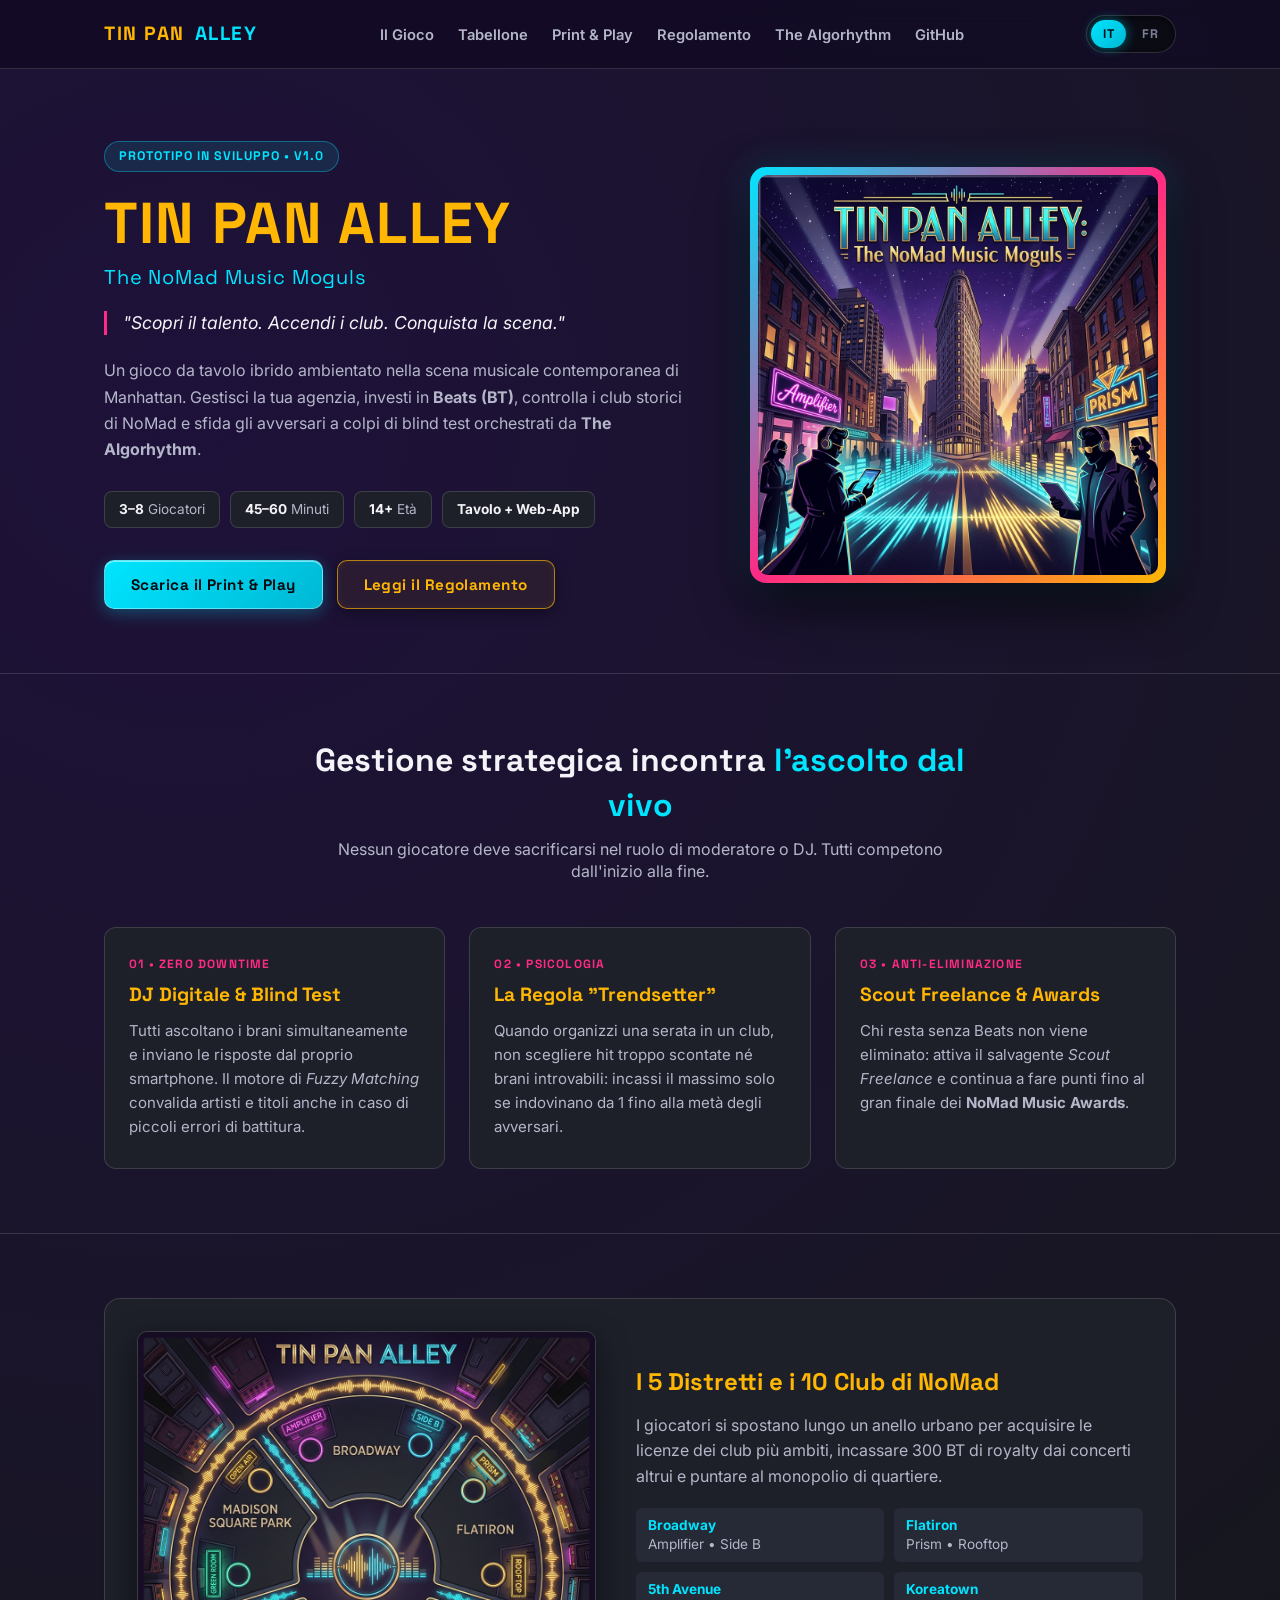
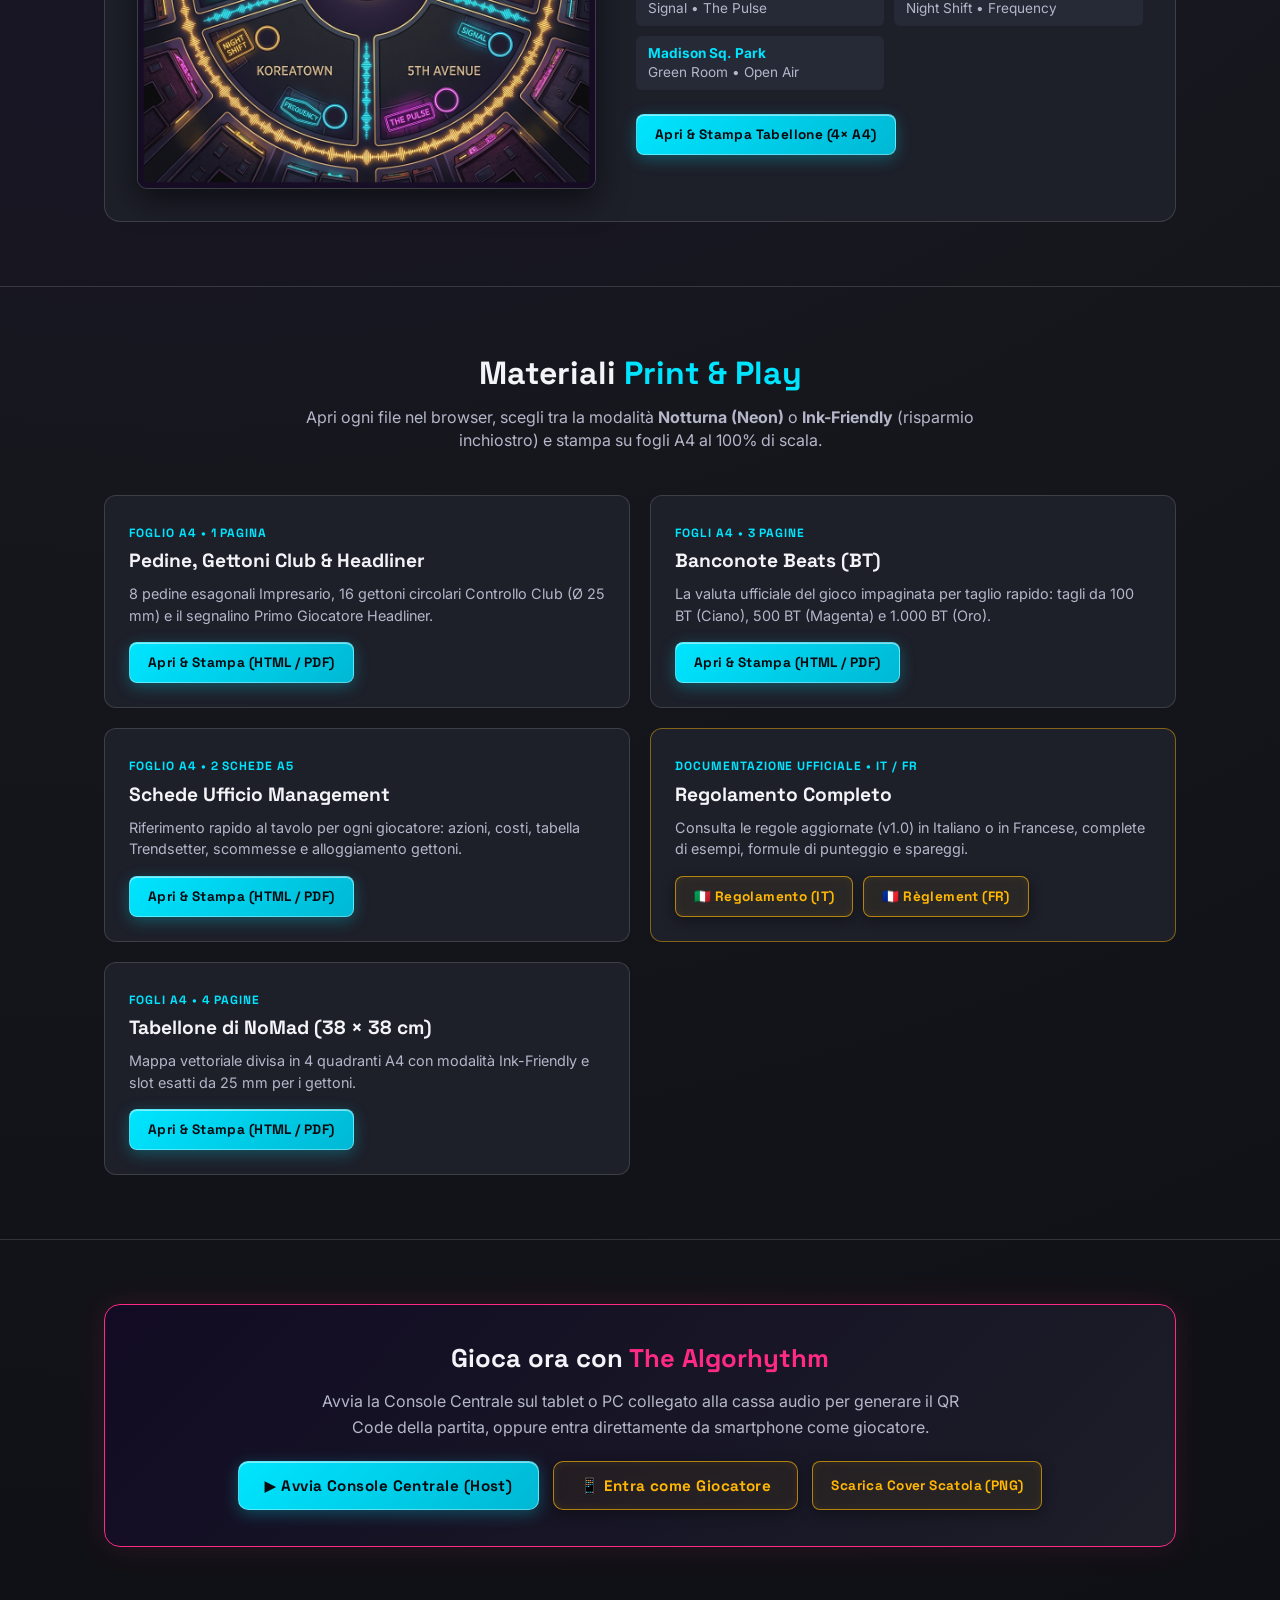
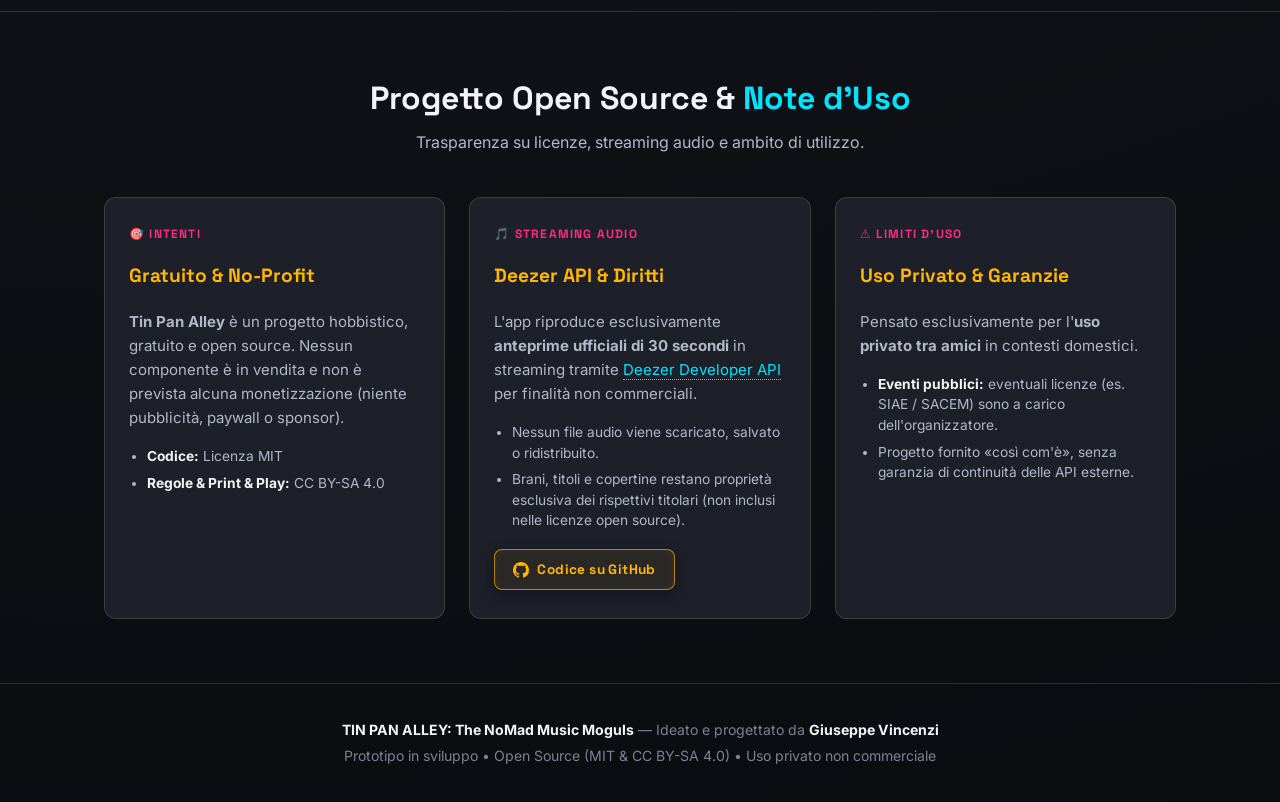
<file: index.html>
<!DOCTYPE html>
<html lang="it">
<head>
  <meta charset="UTF-8">
  <meta name="viewport" content="width=device-width, initial-scale=1.0">
  <title>TIN PAN ALLEY: The NoMad Music Moguls — Gioco da Tavolo Ibrido</title>
  <link rel="stylesheet" href="print-and-play/css/design-system.css">
  <link rel="stylesheet" href="landing.css">
</head>
<body>

  <!-- NAVBAR -->
  <nav class="navbar">
    <div class="container nav-inner">
      <a href="#" class="nav-logo">TIN PAN <span>ALLEY</span></a>
      <ul class="nav-links">
        <li><a href="#gioco" data-i18n="nav.game">Il Gioco</a></li>
        <li><a href="#tabellone" data-i18n="nav.board">Tabellone</a></li>
        <li><a href="#download" data-i18n="nav.pnp">Print &amp; Play</a></li>
        <li><a href="#regolamento" data-i18n="nav.rules">Regolamento</a></li>
        <li><a href="#webapp" data-i18n="nav.app">The Algorhythm</a></li>
        <li><a href="https://github.com/gvincenzi/tinpanalley" target="_blank" rel="noopener">GitHub</a></li>
      </ul>
      <div class="lang-switch" aria-label="Language selector">
        <button class="lang-btn" id="btn-it" onclick="setLanguage('it')">IT</button>
        <button class="lang-btn" id="btn-fr" onclick="setLanguage('fr')">FR</button>
      </div>
    </div>
  </nav>

  <!-- HERO -->
  <header class="hero">
    <div class="container hero-grid">
      <div>
        <span class="badge-status" data-i18n="hero.badge">Prototipo in Sviluppo • v1.0</span>
        <h1>TIN PAN ALLEY</h1>
        <div class="hero-subtitle">The NoMad Music Moguls</div>
        <p class="hero-tagline" data-i18n="hero.tagline">"Scopri il talento. Accendi i club. Conquista la scena."</p>
        <p class="hero-desc" data-i18n="hero.desc">
          Un gioco da tavolo ibrido ambientato nella scena musicale contemporanea di Manhattan.
          Gestisci la tua agenzia, investi in <strong>Beats (BT)</strong>, controlla i club storici di NoMad
          e sfida gli avversari a colpi di blind test orchestrati da <strong>The Algorhythm</strong>.
        </p>

        <div class="specs-row">
          <div class="spec-pill" data-i18n="hero.specPlayers"><strong>3–8</strong> Giocatori</div>
          <div class="spec-pill" data-i18n="hero.specDuration"><strong>45–60</strong> Minuti</div>
          <div class="spec-pill" data-i18n="hero.specAge"><strong>14+</strong> Età</div>
          <div class="spec-pill" data-i18n="hero.specFormat"><strong>Tavolo + Web-App</strong></div>
        </div>

        <div class="cta-group">
          <a href="#download" class="btn btn-primary" data-i18n="hero.ctaPnp">Scarica il Print &amp; Play</a>
          <a href="#regolamento" class="btn btn-secondary" data-i18n="hero.ctaRules">Leggi il Regolamento</a>
        </div>
      </div>

      <div class="hero-visual">
        <div class="cover-frame">
          <img src="assets/box_cover.png" alt="Tin Pan Alley Box Cover">
        </div>
      </div>
    </div>
  </header>

  <!-- COME FUNZIONA -->
  <section id="gioco" class="section">
    <div class="container">
      <div class="section-header">
        <h2 data-i18n="features.title">Gestione strategica incontra <span>l'ascolto dal vivo</span></h2>
        <p data-i18n="features.subtitle">Nessun giocatore deve sacrificarsi nel ruolo di moderatore o DJ. Tutti competono dall'inizio alla fine.</p>
      </div>

      <div class="features-grid">
        <article class="feature-card">
          <span class="feature-tag" data-i18n="features.c1Tag">01 • Zero Downtime</span>
          <h3 data-i18n="features.c1Title">DJ Digitale &amp; Blind Test</h3>
          <p data-i18n="features.c1Desc">
            Tutti ascoltano i brani simultaneamente e inviano le risposte dal proprio smartphone.
            Il motore di <em>Fuzzy Matching</em> convalida artisti e titoli anche in caso di piccoli errori di battitura.
          </p>
        </article>

        <article class="feature-card">
          <span class="feature-tag" data-i18n="features.c2Tag">02 • Psicologia</span>
          <h3 data-i18n="features.c2Title">La Regola "Trendsetter"</h3>
          <p data-i18n="features.c2Desc">
            Quando organizzi una serata in un club, non scegliere hit troppo scontate né brani introvabili:
            incassi il massimo solo se indovinano da 1 fino alla metà degli avversari.
          </p>
        </article>

        <article class="feature-card">
          <span class="feature-tag" data-i18n="features.c3Tag">03 • Anti-Eliminazione</span>
          <h3 data-i18n="features.c3Title">Scout Freelance &amp; Awards</h3>
          <p data-i18n="features.c3Desc">
            Chi resta senza Beats non viene eliminato: attiva il salvagente <em>Scout Freelance</em> e continua
            a fare punti fino al gran finale dei <strong>NoMad Music Awards</strong>.
          </p>
        </article>
      </div>
    </div>
  </section>

  <!-- IL TABELLONE -->
  <section id="tabellone" class="section">
    <div class="container">
      <div class="board-showcase">
        <img src="assets/board.png" alt="Tin Pan Alley Game Board" class="board-img">
        <div class="board-info">
          <h3 data-i18n="board.title">I 5 Distretti e i 10 Club di NoMad</h3>
          <p data-i18n="board.desc">
            I giocatori si spostano lungo un anello urbano per acquisire le licenze dei club più ambiti,
            incassare 300 BT di royalty dai concerti altrui e puntare al monopolio di quartiere.
          </p>
          <ul class="district-list">
            <li><strong>Broadway</strong> Amplifier • Side B</li>
            <li><strong>Flatiron</strong> Prism • Rooftop</li>
            <li><strong>5th Avenue</strong> Signal • The Pulse</li>
            <li><strong>Koreatown</strong> Night Shift • Frequency</li>
            <li><strong>Madison Sq. Park</strong> Green Room • Open Air</li>
          </ul>
          <a href="print-and-play/04_tabellone.html" target="_blank" class="btn btn-primary btn-small" data-i18n="board.cta">
            Apri &amp; Stampa Tabellone (4× A4)
          </a>
        </div>
      </div>
    </div>
  </section>

  <!-- AREA DOWNLOAD PRINT & PLAY E REGOLAMENTO -->
  <section id="download" class="section">
    <div class="container">
      <div class="section-header">
        <h2 data-i18n="downloads.title">Materiali <span>Print &amp; Play</span></h2>
        <p data-i18n="downloads.subtitle">
          Apri ogni file nel browser, scegli tra la modalità <strong>Notturna (Neon)</strong> o
          <strong>Ink-Friendly</strong> (risparmio inchiostro) e stampa su fogli A4 al 100% di scala.
        </p>
      </div>

      <div class="downloads-grid">
        <div class="dl-card">
          <div>
            <span class="dl-meta" data-i18n="downloads.d1Meta">Foglio A4 • 1 Pagina</span>
            <h3 data-i18n="downloads.d1Title">Pedine, Gettoni Club &amp; Headliner</h3>
            <p data-i18n="downloads.d1Desc">8 pedine esagonali Impresario, 16 gettoni circolari Controllo Club (Ø 25 mm) e il segnalino Primo Giocatore Headliner.</p>
          </div>
          <div class="dl-actions">
            <a href="print-and-play/01_pedine_e_gettoni.html" target="_blank" class="btn btn-primary btn-small" data-i18n="downloads.btnPrint">
              Apri &amp; Stampa (HTML / PDF)
            </a>
          </div>
        </div>

        <div class="dl-card">
          <div>
            <span class="dl-meta" data-i18n="downloads.d2Meta">Fogli A4 • 3 Pagine</span>
            <h3 data-i18n="downloads.d2Title">Banconote Beats (BT)</h3>
            <p data-i18n="downloads.d2Desc">La valuta ufficiale del gioco impaginata per taglio rapido: tagli da 100 BT (Ciano), 500 BT (Magenta) e 1.000 BT (Oro).</p>
          </div>
          <div class="dl-actions">
            <a href="print-and-play/02_beats_banconote.html" target="_blank" class="btn btn-primary btn-small" data-i18n="downloads.btnPrint">
              Apri &amp; Stampa (HTML / PDF)
            </a>
          </div>
        </div>

        <div class="dl-card">
          <div>
            <span class="dl-meta" data-i18n="downloads.d3Meta">Foglio A4 • 2 Schede A5</span>
            <h3 data-i18n="downloads.d3Title">Schede Ufficio Management</h3>
            <p data-i18n="downloads.d3Desc">Riferimento rapido al tavolo per ogni giocatore: azioni, costi, tabella Trendsetter, scommesse e alloggiamento gettoni.</p>
          </div>
          <div class="dl-actions">
            <a href="print-and-play/03_schede_management.html" target="_blank" class="btn btn-primary btn-small" data-i18n="downloads.btnPrint">
              Apri &amp; Stampa (HTML / PDF)
            </a>
          </div>
        </div>

        <div id="regolamento" class="dl-card highlight">
          <div>
            <span class="dl-meta" data-i18n="downloads.rMeta">Documentazione Ufficiale • IT / FR</span>
            <h3 data-i18n="downloads.rTitle">Regolamento Completo</h3>
            <p data-i18n="downloads.rDesc">Consulta le regole aggiornate (v1.0) in Italiano o in Francese, complete di esempi, formule di punteggio e spareggi.</p>
          </div>
          <div class="dl-actions">
            <a href="rules/regolamento_IT.md" class="btn btn-secondary btn-small">🇮🇹 Regolamento (IT)</a>
            <a href="rules/reglement_FR.md" class="btn btn-secondary btn-small">🇫🇷 Règlement (FR)</a>
          </div>
        </div>

        <div class="dl-card">
          <div>
            <span class="dl-meta" data-i18n="downloads.d4Meta">Fogli A4 • 4 Pagine</span>
            <h3 data-i18n="downloads.d4Title">Tabellone di NoMad (38 × 38 cm)</h3>
            <p data-i18n="downloads.d4Desc">Mappa vettoriale divisa in 4 quadranti A4 con modalità Ink-Friendly e slot esatti da 25 mm per i gettoni.</p>
          </div>
          <div class="dl-actions">
            <a href="print-and-play/04_tabellone.html" target="_blank" class="btn btn-primary btn-small" data-i18n="downloads.btnPrint">
              Apri &amp; Stampa (HTML / PDF)
            </a>
          </div>
        </div>

      </div>
    </div>
  </section>

  <!-- WEB APP LAUNCHER -->
  <section id="webapp" class="section">
    <div class="container">
      <div class="app-banner">
        <h3 data-i18n="webapp.title">Gioca ora con <span>The Algorhythm</span></h3>
        <p data-i18n="webapp.desc">
          Avvia la Console Centrale sul tablet o PC collegato alla cassa audio per generare il QR Code della partita,
          oppure entra direttamente da smartphone come giocatore.
        </p>
        <div class="cta-group" style="justify-content: center;">
          <a href="https://inmediart.ovh/algorhythm/" target="_blank" rel="noopener" class="btn btn-primary" data-i18n="webapp.ctaHost">
            ▶ Avvia Console Centrale (Host)
          </a>
          <a href="https://inmediart.ovh/algorhythm/player" target="_blank" rel="noopener" class="btn btn-secondary" data-i18n="webapp.ctaPlayer">
            📱 Entra come Giocatore
          </a>
          <a href="assets/box_cover.png" download="TinPanAlley_BoxCover.png" class="btn btn-secondary btn-small" data-i18n="webapp.cta">
            Scarica Cover Scatola (PNG)
          </a>
        </div>
      </div>
    </div>
  </section>

    <!-- INTENTI, NOTE MUSICALI E LIMITI D'USO -->
  <section id="legal" class="section">
    <div class="container">
      <div class="section-header">
        <h2 data-i18n="legal.title">Progetto Open Source &amp; <span>Note d'Uso</span></h2>
        <p data-i18n="legal.subtitle">Trasparenza su licenze, streaming audio e ambito di utilizzo.</p>
      </div>

      <div class="features-grid">
        <article class="feature-card legal-card">
          <span class="feature-tag" data-i18n="legal.c1Tag">🎯 Intenti</span>
          <h3 data-i18n="legal.c1Title">Gratuito &amp; No-Profit</h3>
          <p data-i18n="legal.c1Desc">
            <strong>Tin Pan Alley</strong> è un progetto hobbistico, gratuito e open source.
            Nessun componente è in vendita e non è prevista alcuna monetizzazione (niente pubblicità, paywall o sponsor).
          </p>
          <ul class="legal-list">
            <li data-i18n="legal.c1Li1"><strong>Codice:</strong> Licenza MIT</li>
            <li data-i18n="legal.c1Li2"><strong>Regole &amp; Print &amp; Play:</strong> CC BY-SA 4.0</li>
          </ul>
        </article>

        <article class="feature-card legal-card">
          <span class="feature-tag" data-i18n="legal.c2Tag">🎵 Streaming Audio</span>
          <h3 data-i18n="legal.c2Title">Deezer API &amp; Diritti</h3>
          <p data-i18n="legal.c2Desc">
            L'app riproduce esclusivamente <strong>anteprime ufficiali di 30 secondi</strong> in streaming tramite
            <a href="https://developers.deezer.com/" target="_blank" rel="noopener" class="legal-link">Deezer Developer API</a>
            per finalità non commerciali.
          </p>
          <ul class="legal-list">
            <li data-i18n="legal.c2Li1">Nessun file audio viene scaricato, salvato o ridistribuito.</li>
            <li data-i18n="legal.c2Li2">Brani, titoli e copertine restano proprietà esclusiva dei rispettivi titolari (non inclusi nelle licenze open source).</li>
          </ul>
          <div style="margin-top: auto; padding-top: 8px;">
            <a href="https://github.com/gvincenzi/tinpanalley" target="_blank" rel="noopener" class="btn btn-secondary btn-small">
              <svg width="16" height="16" viewBox="0 0 24 24" fill="currentColor" aria-hidden="true">
                <path d="M12 0C5.37 0 0 5.37 0 12c0 5.31 3.435 9.795 8.205 11.385.6.105.825-.255.825-.57 0-.285-.015-1.23-.015-2.235-3.015.555-3.795-.735-4.035-1.41-.135-.345-.72-1.41-1.23-1.695-.42-.225-1.02-.78-.015-.795.945-.015 1.62.87 1.845 1.23 1.08 1.815 2.805 1.305 3.495.99.105-.78.42-1.305.765-1.605-2.67-.3-5.46-1.335-5.46-5.925 0-1.305.465-2.385 1.23-3.225-.12-.3-.54-1.53.12-3.18 0 0 1.005-.315 3.3 1.23.96-.27 1.98-.405 3-.405s2.04.135 3 .405c2.295-1.56 3.3-1.23 3.3-1.23.66 1.65.24 2.88.12 3.18.765.84 1.23 1.905 1.23 3.225 0 4.605-2.805 5.625-5.475 5.925.435.375.81 1.095.81 2.22 0 1.605-.015 2.895-.015 3.3 0 .315.225.69.825.57A12.02 12.02 0 0 0 24 12c0-6.63-5.37-12-12-12z"/>
              </svg>
              <span data-i18n="legal.githubBtn">Codice su GitHub</span>
            </a>
          </div>
        </article>

        <article class="feature-card legal-card">
          <span class="feature-tag" data-i18n="legal.c3Tag">⚠️ Limiti d'Uso</span>
          <h3 data-i18n="legal.c3Title">Uso Privato &amp; Garanzie</h3>
          <p data-i18n="legal.c3Desc">
            Pensato esclusivamente per l'<strong>uso privato tra amici</strong> in contesti domestici.
          </p>
          <ul class="legal-list">
            <li data-i18n="legal.c3Li1"><strong>Eventi pubblici:</strong> eventuali licenze (es. SIAE / SACEM) sono a carico dell'organizzatore.</li>
            <li data-i18n="legal.c3Li2">Progetto fornito «così com'è», senza garanzia di continuità delle API esterne.</li>
          </ul>
        </article>
      </div>
    </div>
  </section>

  <!-- FOOTER -->
  <footer class="footer">
    <div class="container">
      <p data-i18n="footer.credit"><strong>TIN PAN ALLEY: The NoMad Music Moguls</strong> — Ideato e progettato da <strong>Giuseppe Vincenzi</strong></p>
      <p style="margin-top: 6px;" data-i18n="footer.rights">Prototipo in sviluppo • Tutti i diritti riservati</p>
    </div>
  </footer>

  <!-- LOGICA MULTILINGUA -->
  <script src="translations.js"></script>
  <script>
    function getNestedValue(obj, path) {
      return path.split('.').reduce((acc, key) => (acc && acc[key] !== undefined ? acc[key] : null), obj);
    }

    function setLanguage(lang) {
      if (!TRANSLATIONS[lang]) lang = 'it';

      document.documentElement.lang = lang;
      document.title = TRANSLATIONS[lang].pageTitle;

      // Aggiorna tutti gli elementi con attributo data-i18n
      document.querySelectorAll('[data-i18n]').forEach(el => {
        const key = el.getAttribute('data-i18n');
        const value = getNestedValue(TRANSLATIONS[lang], key);
        if (value !== null) {
          el.innerHTML = value;
        }
      });

      // Aggiorna stato pulsanti
      document.getElementById('btn-it').classList.toggle('active', lang === 'it');
      document.getElementById('btn-fr').classList.toggle('active', lang === 'fr');

      // Salva preferenza
      localStorage.setItem('tinpanalley_lang', lang);
    }

    // Inizializzazione automatica: preferenza salvata o lingua del browser
    (function initLanguage() {
      const saved = localStorage.getItem('tinpanalley_lang');
      if (saved && TRANSLATIONS[saved]) {
        setLanguage(saved);
      } else {
        const browserLang = (navigator.language || 'it').toLowerCase();
        setLanguage(browserLang.startsWith('fr') ? 'fr' : 'it');
      }
    })();
  </script>

</body>
</html>
</file>
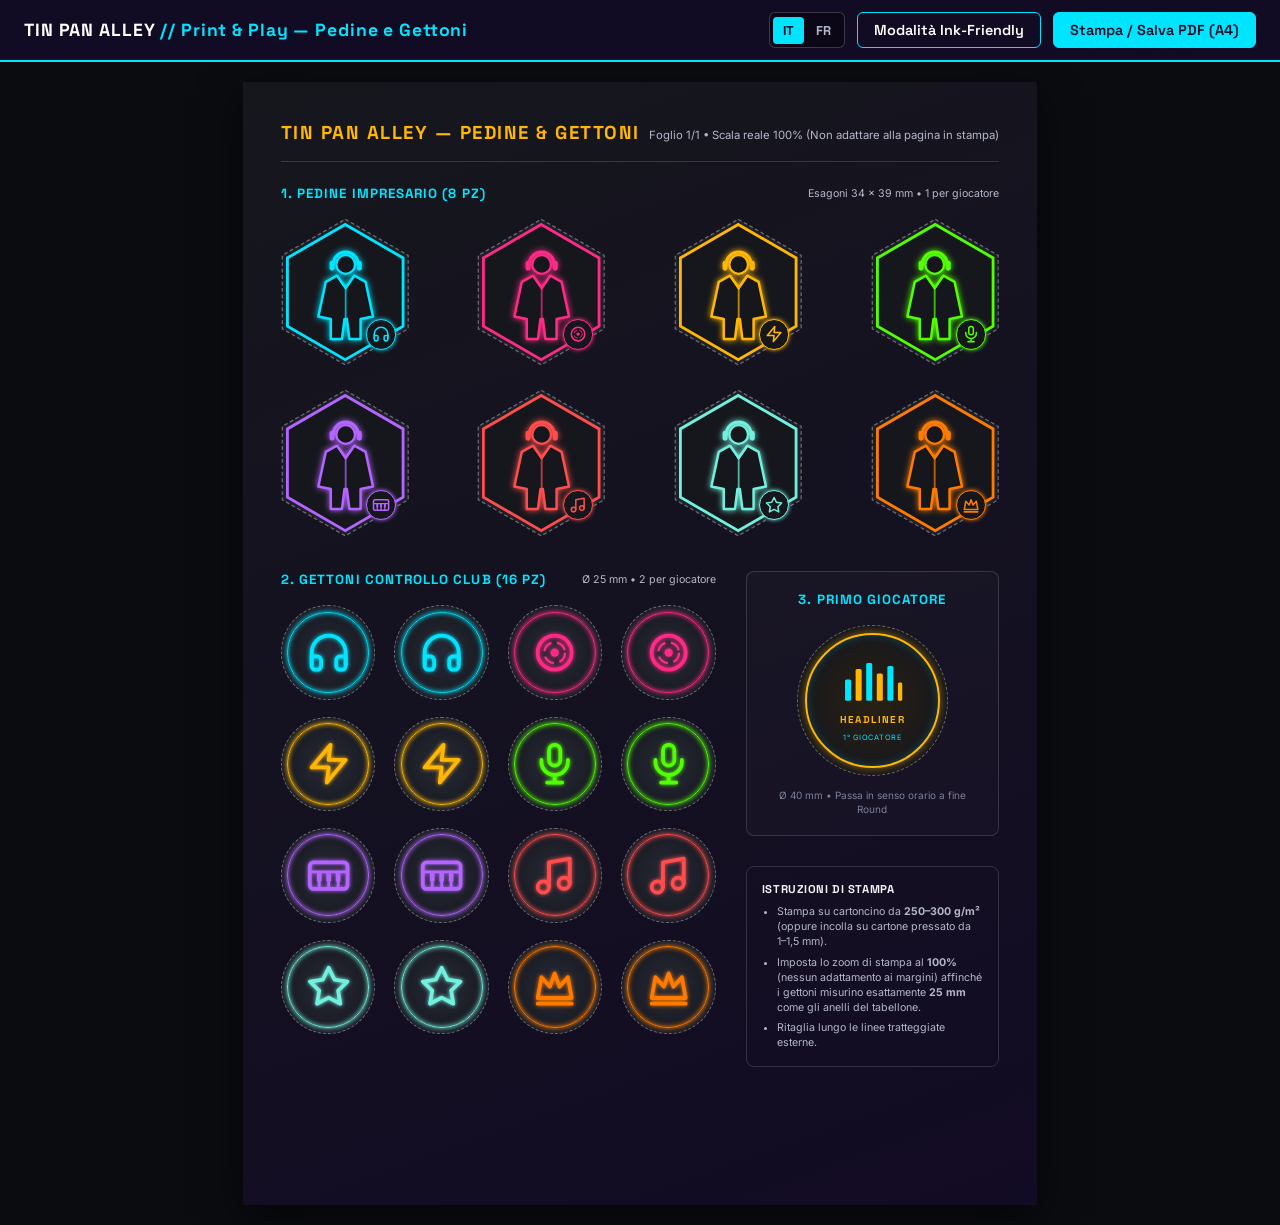
<file: print-and-play/01_pedine_e_gettoni.html>
<!DOCTYPE html>
<html lang="it">
<head>
  <meta charset="UTF-8">
  <meta name="viewport" content="width=device-width, initial-scale=1.0">
  <title>Tin Pan Alley — Print & Play: Pedine e Gettoni</title>
  <link rel="stylesheet" href="css/design-system.css">
  <link rel="stylesheet" href="css/pedine-gettoni.css">
</head>
<body>

  <!-- LIBRERIA ICONE SVG VETTORIALI CONDIVISE -->
  <svg xmlns="http://www.w3.org/2000/svg" style="display: none;">
    <!-- Silhouette Manager (Cappotto + Cuffie) -->
    <symbol id="icon-executive" viewBox="0 0 64 82">
      <path d="M22 18c0-6 4.5-10 10-10s10 4 10 10" fill="none" stroke="currentColor" stroke-width="2.5" stroke-linecap="round"/>
      <rect x="19" y="15" width="4" height="8" rx="2" fill="currentColor"/>
      <rect x="41" y="15" width="4" height="8" rx="2" fill="currentColor"/>
      <circle cx="32" cy="18" r="7.5" fill="var(--bg-asphalt)" stroke="currentColor" stroke-width="1.8"/>
      <path d="M16 32 L25 27 L32 37 L39 27 L48 32 L54 60 L44 62 L44 78 L35 78 L33 62 L31 62 L29 78 L20 78 L20 62 L10 60 Z"
            fill="var(--bg-asphalt)" stroke="currentColor" stroke-width="2" stroke-linejoin="round"/>
      <path d="M25 27 L32 37 L39 27" fill="none" stroke="currentColor" stroke-width="1.8"/>
      <line x1="32" y1="37" x2="32" y2="62" stroke="currentColor" stroke-width="1.5" opacity="0.7"/>
    </symbol>

    <!-- 1. Cuffie -->
    <symbol id="icon-headphones" viewBox="0 0 24 24">
      <path d="M3 18v-6a9 9 0 0 1 18 0v6" fill="none" stroke="currentColor" stroke-width="2" stroke-linecap="round"/>
      <path d="M21 19a2 2 0 0 1-2 2h-1a2 2 0 0 1-2-2v-3a2 2 0 0 1 2-2h3zM3 19a2 2 0 0 0 2 2h1a2 2 0 0 0 2-2v-3a2 2 0 0 0-2-2H3z" fill="none" stroke="currentColor" stroke-width="2"/>
    </symbol>

    <!-- 2. Vinile -->
    <symbol id="icon-vinyl" viewBox="0 0 24 24">
      <circle cx="12" cy="12" r="9" fill="none" stroke="currentColor" stroke-width="2"/>
      <circle cx="12" cy="12" r="5.5" fill="none" stroke="currentColor" stroke-width="1.2" stroke-dasharray="6 3"/>
      <circle cx="12" cy="12" r="2.2" fill="currentColor"/>
    </symbol>

    <!-- 3. Fulmine -->
    <symbol id="icon-bolt" viewBox="0 0 24 24">
      <polygon points="13 2 3 14 12 14 11 22 21 10 12 10 13 2" fill="none" stroke="currentColor" stroke-width="2" stroke-linejoin="round"/>
    </symbol>

    <!-- 4. Microfono -->
    <symbol id="icon-mic" viewBox="0 0 24 24">
      <rect x="9" y="2" width="6" height="11" rx="3" fill="none" stroke="currentColor" stroke-width="2"/>
      <path d="M5 10v1a7 7 0 0 0 14 0v-1M12 18v4M8 22h8" fill="none" stroke="currentColor" stroke-width="2" stroke-linecap="round"/>
    </symbol>

    <!-- 5. Sintetizzatore -->
    <symbol id="icon-synth" viewBox="0 0 24 24">
      <rect x="2" y="5" width="20" height="14" rx="2" fill="none" stroke="currentColor" stroke-width="2"/>
      <line x1="2" y1="10" x2="22" y2="10" stroke="currentColor" stroke-width="1.5"/>
      <line x1="7" y1="10" x2="7" y2="19" stroke="currentColor" stroke-width="1.5"/>
      <line x1="12" y1="10" x2="12" y2="19" stroke="currentColor" stroke-width="1.5"/>
      <line x1="17" y1="10" x2="17" y2="19" stroke="currentColor" stroke-width="1.5"/>
      <rect x="5.8" y="10" width="2.4" height="5" fill="currentColor"/>
      <rect x="10.8" y="10" width="2.4" height="5" fill="currentColor"/>
      <rect x="15.8" y="10" width="2.4" height="5" fill="currentColor"/>
    </symbol>

    <!-- 6. Nota Musicale -->
    <symbol id="icon-note" viewBox="0 0 24 24">
      <path d="M9 18V5l11-2v13" fill="none" stroke="currentColor" stroke-width="2" stroke-linecap="round" stroke-linejoin="round"/>
      <circle cx="6" cy="18" r="3" fill="none" stroke="currentColor" stroke-width="2"/>
      <circle cx="17" cy="16" r="3" fill="none" stroke="currentColor" stroke-width="2"/>
    </symbol>

    <!-- 7. Stella -->
    <symbol id="icon-star" viewBox="0 0 24 24">
      <polygon points="12 2 15.09 8.26 22 9.27 17 14.14 18.18 21.02 12 17.77 5.82 21.02 7 14.14 2 9.27 8.91 8.26 12 2" fill="none" stroke="currentColor" stroke-width="2" stroke-linejoin="round"/>
    </symbol>

    <!-- 8. Corona -->
    <symbol id="icon-crown" viewBox="0 0 24 24">
      <path d="M3 18h18L19 7l-4.5 5L12 5 9.5 12 5 7z" fill="none" stroke="currentColor" stroke-width="2" stroke-linejoin="round"/>
      <line x1="3" y1="21" x2="21" y2="21" stroke="currentColor" stroke-width="2" stroke-linecap="round"/>
    </symbol>

    <!-- Equalizer Headliner -->
    <symbol id="icon-equalizer" viewBox="0 0 40 28">
      <rect x="2"  y="12" width="4" height="14" rx="1" fill="var(--brand-cyan)"/>
      <rect x="9"  y="5"  width="4" height="21" rx="1" fill="var(--brand-gold)"/>
      <rect x="16" y="1"  width="4" height="25" rx="1" fill="var(--brand-cyan)"/>
      <rect x="23" y="8"  width="4" height="18" rx="1" fill="var(--brand-gold)"/>
      <rect x="30" y="3"  width="4" height="23" rx="1" fill="var(--brand-cyan)"/>
      <rect x="37" y="14" width="3" height="12" rx="1" fill="var(--brand-gold)"/>
    </symbol>
  </svg>

  <!-- BARRA DI CONTROLLO (Solo a schermo) -->
  <div class="pnp-toolbar no-print">
    <div class="pnp-toolbar-title">
      TIN PAN ALLEY <span data-i18n="p1.toolbar">// Print &amp; Play — Pedine e Gettoni</span>
    </div>
    <div class="pnp-toolbar-actions">
      <div class="pnp-lang-switch">
        <button class="pnp-lang-btn" id="btn-it" onclick="setPnpLanguage('it', 'p1')">IT</button>
        <button class="pnp-lang-btn" id="btn-fr" onclick="setPnpLanguage('fr', 'p1')">FR</button>
      </div>
      <button class="btn-pnp" id="toggleInkBtn" onclick="toggleInkMode()">
        Modalità Ink-Friendly
      </button>
      <button class="btn-pnp primary" data-i18n="common.print1" onclick="window.print()">
        Stampa / Salva PDF (A4)
      </button>
    </div>
  </div>

  <!-- FOGLIO A4 UNICO -->
  <main class="a4-page">
    <header class="page-header">
      <h1 data-i18n="p1.headerTitle">TIN PAN ALLEY — Pedine &amp; Gettoni</h1>
      <span class="subtitle" data-i18n="p1.headerSub">Foglio 1/1 • Scala reale 100% (Non adattare alla pagina in stampa)</span>
    </header>

    <!-- SEZIONE 1: 8 PEDINE IMPRESARIO -->
    <div class="section-title">
      <span data-i18n="p1.sec1Title">1. Pedine Impresario (8 pz)</span>
      <small data-i18n="p1.sec1Sub">Esagoni 34 × 39 mm • 1 per giocatore</small>
    </div>
    <section class="pawns-grid" id="pawnsContainer"></section>

    <!-- SEZIONE 2 & 3: 16 GETTONI CLUB + HEADLINER -->
    <div class="bottom-split">
      <div class="clubs-column">
        <div class="section-title">
          <span data-i18n="p1.sec2Title">2. Gettoni Controllo Club (16 pz)</span>
          <small data-i18n="p1.sec2Sub">Ø 25 mm • 2 per giocatore</small>
        </div>
        <section class="clubs-grid" id="clubsContainer"></section>
      </div>

      <aside class="headliner-column">
        <div class="headliner-box">
          <div class="section-title" style="margin-bottom: 1mm;">
            <span data-i18n="p1.sec3Title">3. Primo Giocatore</span>
          </div>
          <div class="headliner-token">
            <div class="headliner-inner">
              <svg><use href="#icon-equalizer"/></svg>
              <span class="headliner-label">HEADLINER</span>
              <span class="headliner-sub" data-i18n="p1.headlinerSub">1° Giocatore</span>
            </div>
          </div>
          <small style="color: var(--text-muted); font-size: 7.5pt;" data-i18n="p1.headlinerNote">Ø 40 mm • Passa in senso orario a fine Round</small>
        </div>

        <div class="cutting-notes">
          <h3 data-i18n="p1.cutTitle">Istruzioni di Stampa</h3>
          <ul>
            <li data-i18n="p1.cut1">Stampa su cartoncino da <strong>250–300 g/m²</strong> (oppure incolla su cartone pressato da 1–1,5 mm).</li>
            <li data-i18n="p1.cut2">Imposta lo zoom di stampa al <strong>100%</strong> (nessun adattamento ai margini) affinché i gettoni misurino esattamente <strong>25 mm</strong> come gli anelli del tabellone.</li>
            <li data-i18n="p1.cut3">Ritaglia lungo le linee tratteggiate esterne.</li>
          </ul>
        </div>
      </aside>
    </div>
  </main>

  <script src="js/pnp-translations.js"></script>
  <script>
    const PLAYERS = [
      { id: 1, name: 'Cyan',   color: 'var(--p1-color)', icon: 'icon-headphones' },
      { id: 2, name: 'Magenta',color: 'var(--p2-color)', icon: 'icon-vinyl' },
      { id: 3, name: 'Gold',   color: 'var(--p3-color)', icon: 'icon-bolt' },
      { id: 4, name: 'Acid',   color: 'var(--p4-color)', icon: 'icon-mic' },
      { id: 5, name: 'Purple', color: 'var(--p5-color)', icon: 'icon-synth' },
      { id: 6, name: 'Coral',  color: 'var(--p6-color)', icon: 'icon-note' },
      { id: 7, name: 'Ice',    color: 'var(--p7-color)', icon: 'icon-star' },
      { id: 8, name: 'Orange', color: 'var(--p8-color)', icon: 'icon-crown' }
    ];

    const pawnsContainer = document.getElementById('pawnsContainer');
    PLAYERS.forEach(p => {
      const pawn = document.createElement('div');
      pawn.className = 'pawn-hex';
      pawn.style.color = p.color;
      pawn.innerHTML = `
        <svg class="hex-frame" viewBox="0 0 100 115" preserveAspectRatio="none">
          <polygon points="50,1 99,29 99,86 50,114 1,86 1,29"
                   fill="var(--bg-card)" stroke="var(--cut-line)" stroke-width="1" stroke-dasharray="3 2"/>
          <polygon points="50,5 95,31 95,84 50,110 5,84 5,31"
                   fill="var(--bg-asphalt)" stroke="currentColor" stroke-width="2.2"/>
        </svg>
        <div class="pawn-content">
          <svg class="pawn-silhouette"><use href="#icon-executive"/></svg>
          <div class="pawn-badge">
            <svg><use href="#${p.icon}"/></svg>
          </div>
        </div>
      `;
      pawnsContainer.appendChild(pawn);
    });

    const clubsContainer = document.getElementById('clubsContainer');
    PLAYERS.forEach(p => {
      for (let i = 0; i < 2; i++) {
        const token = document.createElement('div');
        token.className = 'club-token';
        token.style.color = p.color;
        token.innerHTML = `
          <div class="club-ring">
            <svg><use href="#${p.icon}"/></svg>
          </div>
        `;
        clubsContainer.appendChild(token);
      }
    });

    initPnpLanguage('p1');
  </script>
</body>
</html>
</file>
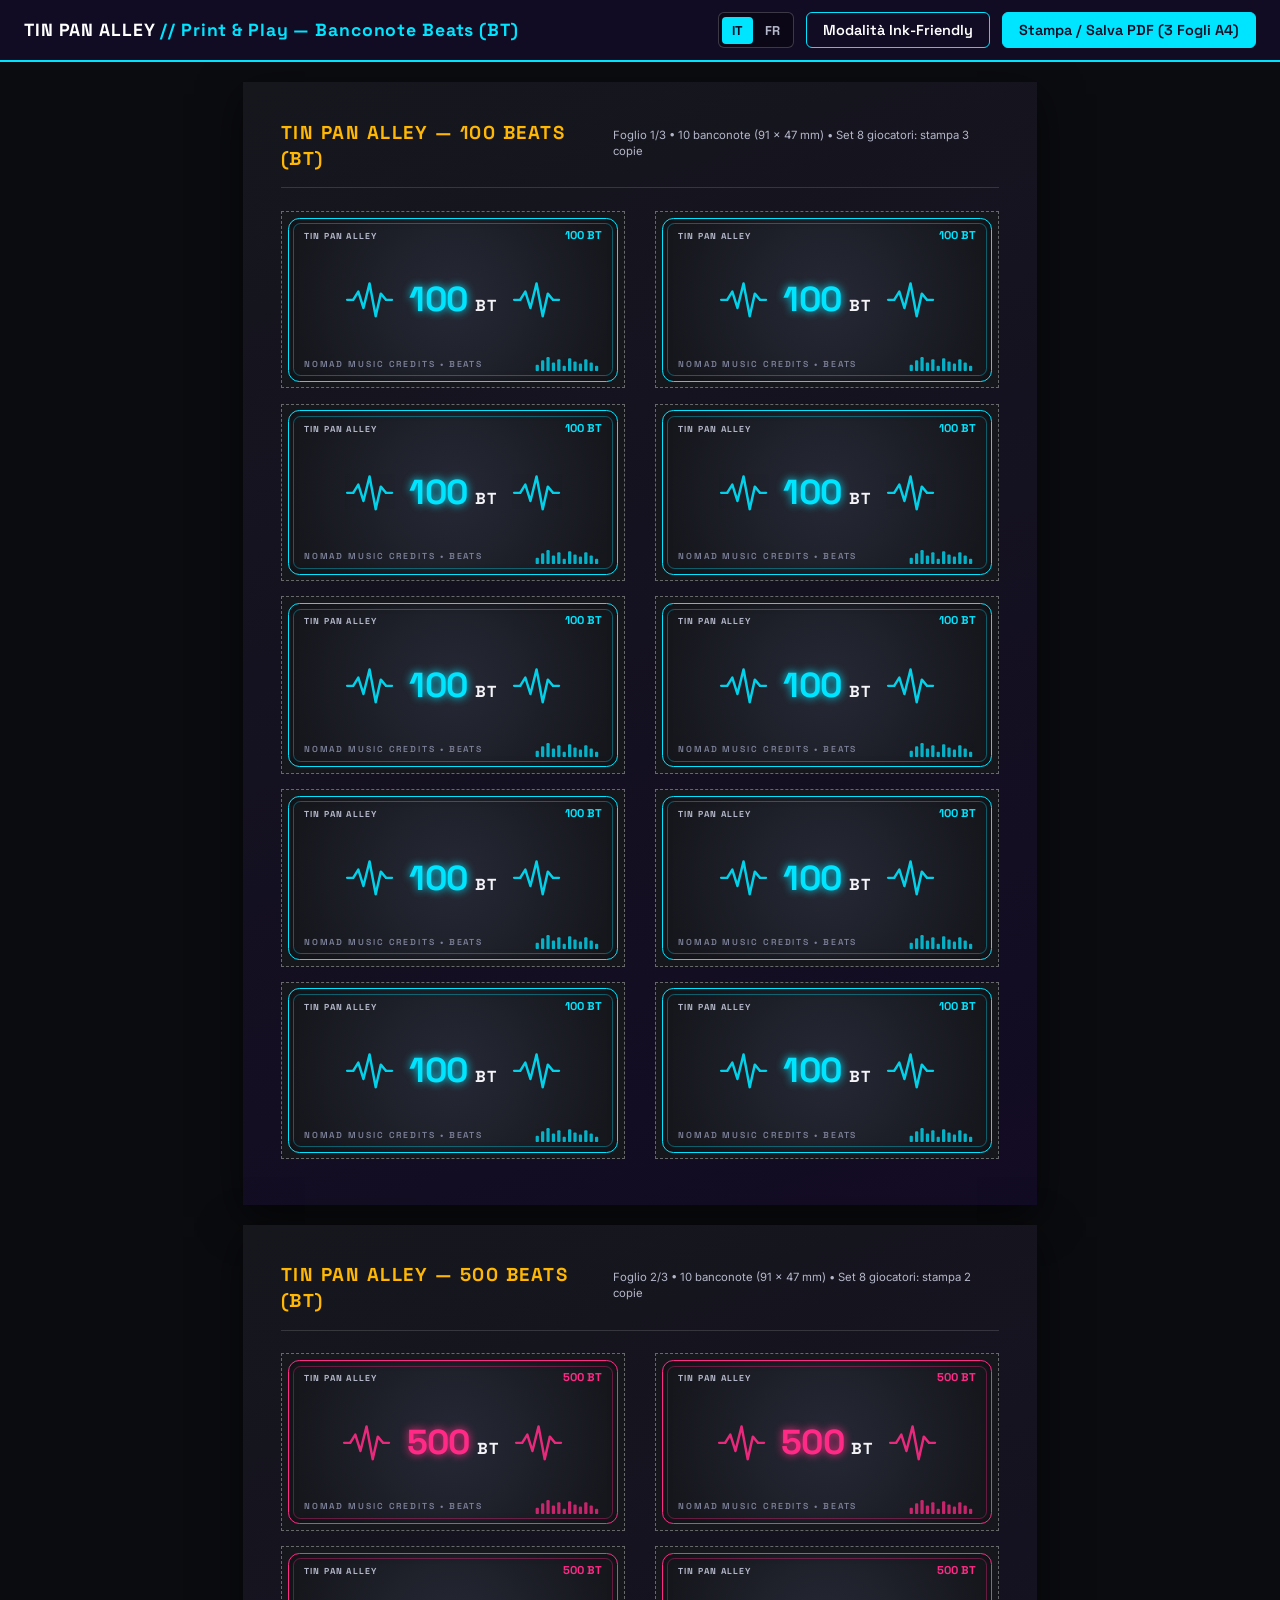
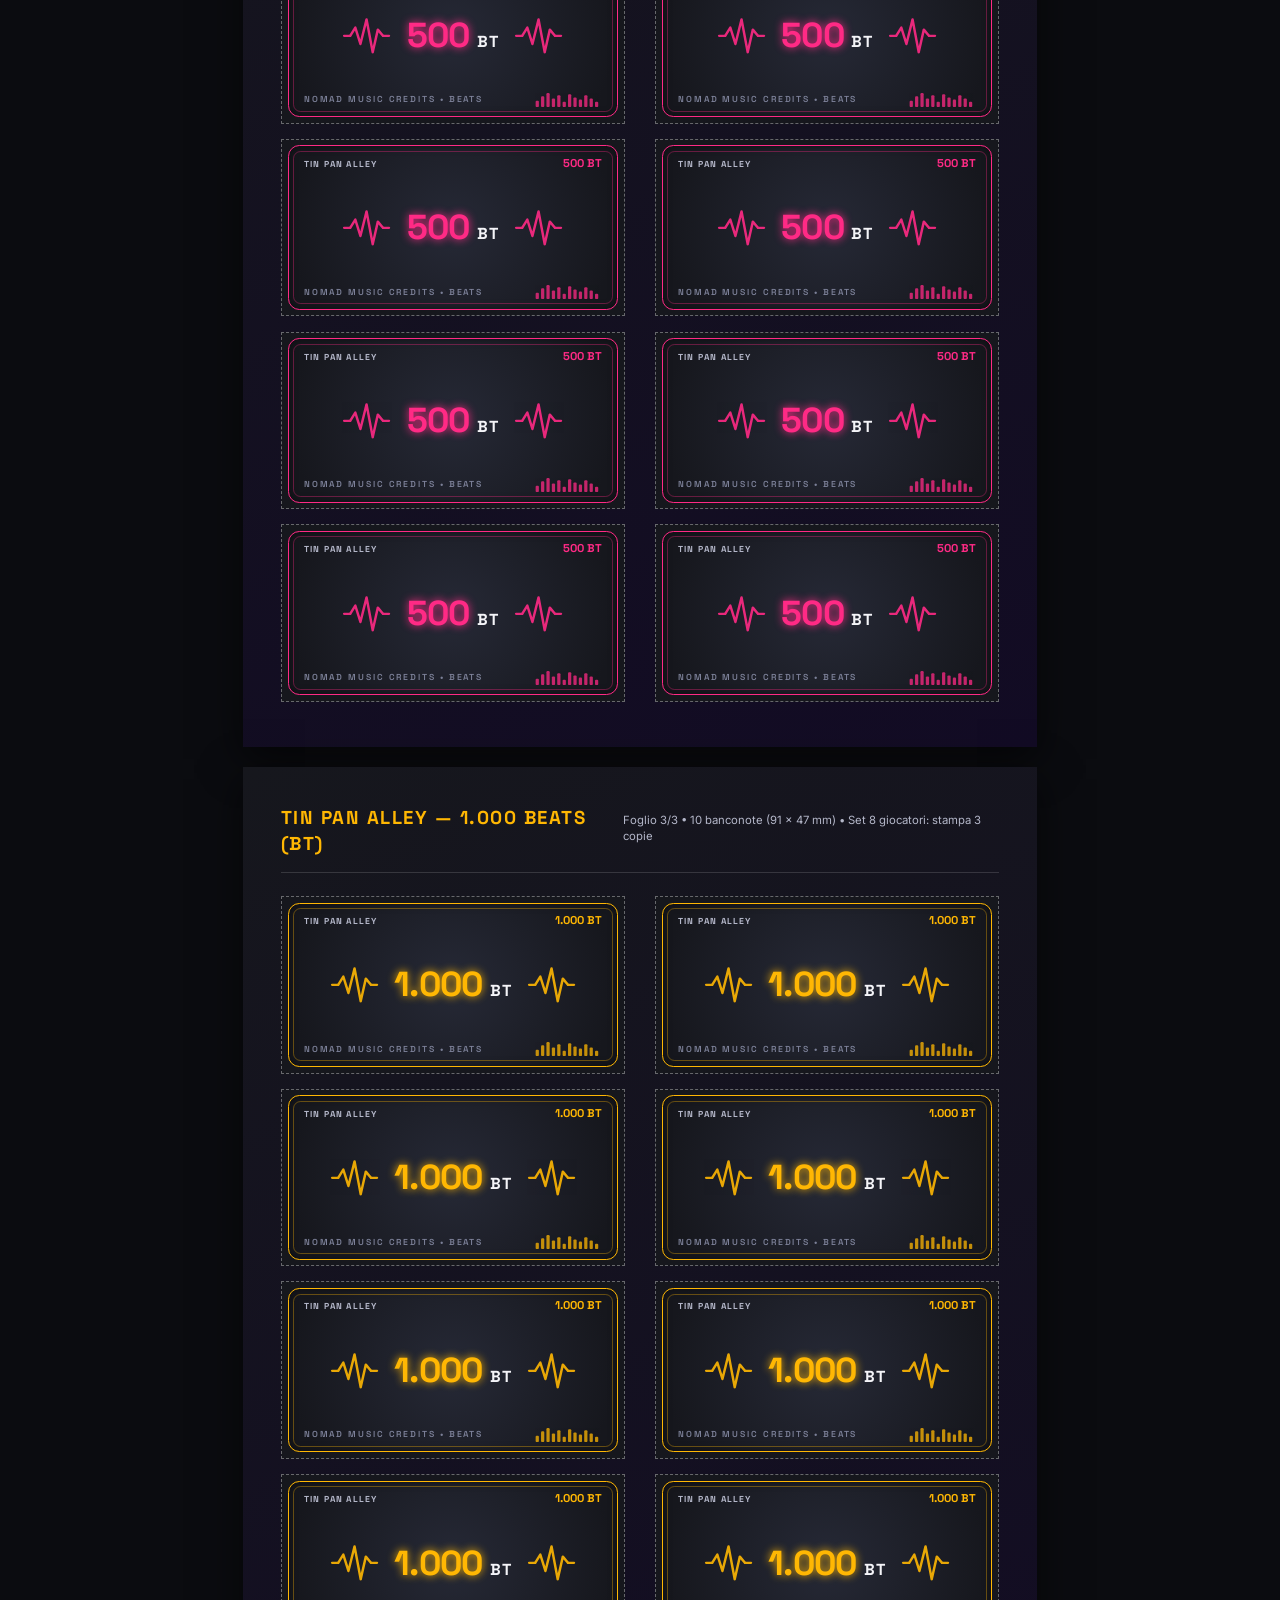
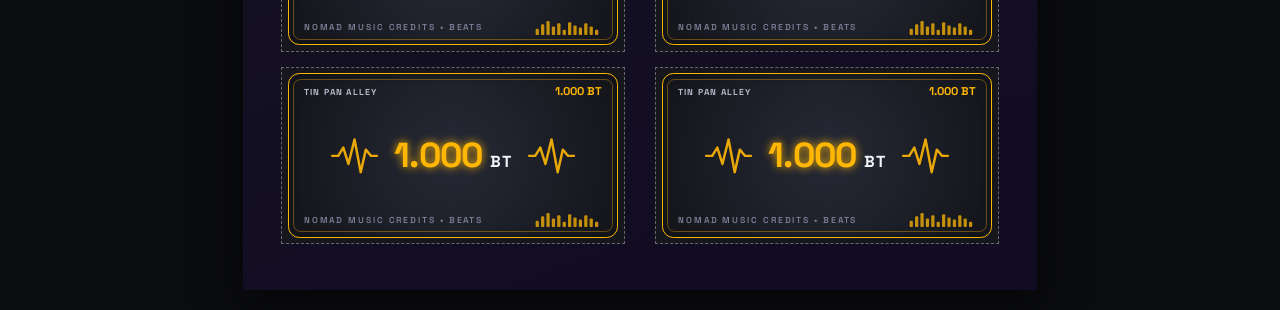
<file: print-and-play/02_beats_banconote.html>
<!DOCTYPE html>
<html lang="it">
<head>
  <meta charset="UTF-8">
  <meta name="viewport" content="width=device-width, initial-scale=1.0">
  <title>Tin Pan Alley — Print & Play: Banconote Beats (BT)</title>
  <link rel="stylesheet" href="css/design-system.css">
  <link rel="stylesheet" href="css/beats-banconote.css">
</head>
<body>

  <!-- ICONE SVG CONDIVISE -->
  <svg xmlns="http://www.w3.org/2000/svg" style="display: none;">
    <!-- Impulso sonoro (Logo Beats) -->
    <symbol id="icon-pulse" viewBox="0 0 48 40">
      <line x1="2"  y1="20" x2="8"  y2="20" stroke="currentColor" stroke-width="2.2" stroke-linecap="round"/>
      <polyline points="8,20 13,12 18,28 24,4 30,36 35,14 40,20" fill="none" stroke="currentColor" stroke-width="2.4" stroke-linecap="round" stroke-linejoin="round"/>
      <line x1="40" y1="20" x2="46" y2="20" stroke="currentColor" stroke-width="2.2" stroke-linecap="round"/>
    </symbol>

    <!-- Equalizzatore decorativo inferiore -->
    <symbol id="icon-mini-eq" viewBox="0 0 60 14">
      <rect x="0"  y="8" width="3" height="6"  rx="1" fill="currentColor"/>
      <rect x="5"  y="4" width="3" height="10" rx="1" fill="currentColor"/>
      <rect x="10" y="1" width="3" height="13" rx="1" fill="currentColor"/>
      <rect x="15" y="6" width="3" height="8"  rx="1" fill="currentColor"/>
      <rect x="20" y="3" width="3" height="11" rx="1" fill="currentColor"/>
      <rect x="25" y="9" width="3" height="5"  rx="1" fill="currentColor"/>
      <rect x="30" y="2" width="3" height="12" rx="1" fill="currentColor"/>
      <rect x="35" y="5" width="3" height="9"  rx="1" fill="currentColor"/>
      <rect x="40" y="7" width="3" height="7"  rx="1" fill="currentColor"/>
      <rect x="45" y="3" width="3" height="11" rx="1" fill="currentColor"/>
      <rect x="50" y="6" width="3" height="8"  rx="1" fill="currentColor"/>
      <rect x="55" y="9" width="3" height="5"  rx="1" fill="currentColor"/>
    </symbol>
  </svg>

  <!-- BARRA DI CONTROLLO (Solo a schermo) -->
  <div class="pnp-toolbar no-print">
    <div class="pnp-toolbar-title">
      TIN PAN ALLEY <span data-i18n="p2.toolbar">// Print &amp; Play — Banconote Beats (BT)</span>
    </div>
    <div class="pnp-toolbar-actions">
      <div class="pnp-lang-switch">
        <button class="pnp-lang-btn" id="btn-it" onclick="setPnpLanguage('it', 'p2')">IT</button>
        <button class="pnp-lang-btn" id="btn-fr" onclick="setPnpLanguage('fr', 'p2')">FR</button>
      </div>
      <button class="btn-pnp" id="toggleInkBtn" onclick="toggleInkMode()">
        Modalità Ink-Friendly
      </button>
      <button class="btn-pnp primary" data-i18n="common.print3" onclick="window.print()">
        Stampa / Salva PDF (3 Fogli A4)
      </button>
    </div>
  </div>

  <!-- PAGINA 1: TAGLIO DA 100 BT -->
  <main class="a4-page">
    <header class="page-header">
      <h1 data-i18n="p2.h100">TIN PAN ALLEY — 100 Beats (BT)</h1>
      <span class="subtitle" data-i18n="p2.s100">Foglio 1/3 • 10 banconote (91 × 47 mm) • Set 8 giocatori: stampa 3 copie</span>
    </header>
    <section class="notes-grid" id="grid-100"></section>
  </main>

  <!-- PAGINA 2: TAGLIO DA 500 BT -->
  <main class="a4-page">
    <header class="page-header">
      <h1 data-i18n="p2.h500">TIN PAN ALLEY — 500 Beats (BT)</h1>
      <span class="subtitle" data-i18n="p2.s500">Foglio 2/3 • 10 banconote (91 × 47 mm) • Set 8 giocatori: stampa 2 copie</span>
    </header>
    <section class="notes-grid" id="grid-500"></section>
  </main>

  <!-- PAGINA 3: TAGLIO DA 1.000 BT -->
  <main class="a4-page">
    <header class="page-header">
      <h1 data-i18n="p2.h1000">TIN PAN ALLEY — 1.000 Beats (BT)</h1>
      <span class="subtitle" data-i18n="p2.s1000">Foglio 3/3 • 10 banconote (91 × 47 mm) • Set 8 giocatori: stampa 3 copie</span>
    </header>
    <section class="notes-grid" id="grid-1000"></section>
  </main>

  <script src="js/pnp-translations.js"></script>
  <script>
    const TIERS = [
      { containerId: 'grid-100',  display: '100',   tierClass: 'tier-100',  count: 10 },
      { containerId: 'grid-500',  display: '500',   tierClass: 'tier-500',  count: 10 },
      { containerId: 'grid-1000', display: '1.000', tierClass: 'tier-1000', count: 10 }
    ];

    TIERS.forEach(tier => {
      const container = document.getElementById(tier.containerId);
      for (let i = 0; i < tier.count; i++) {
        const note = document.createElement('div');
        note.className = `beat-note ${tier.tierClass}`;
        note.innerHTML = `
          <div class="note-frame">
            <div class="note-top">
              <span class="note-brand">Tin Pan Alley</span>
              <span class="note-corner-val">${tier.display} BT</span>
            </div>
            <div class="note-center">
              <svg class="note-wave"><use href="#icon-pulse"/></svg>
              <div class="note-value-wrap">
                <span class="note-number">${tier.display}</span>
                <span class="note-unit">BT</span>
              </div>
              <svg class="note-wave"><use href="#icon-pulse"/></svg>
            </div>
            <div class="note-bottom">
              <span class="note-label">NoMad Music Credits • Beats</span>
              <svg class="note-eq"><use href="#icon-mini-eq"/></svg>
            </div>
          </div>
        `;
        container.appendChild(note);
      }
    });

    initPnpLanguage('p2');
  </script>
</body>
</html>
</file>
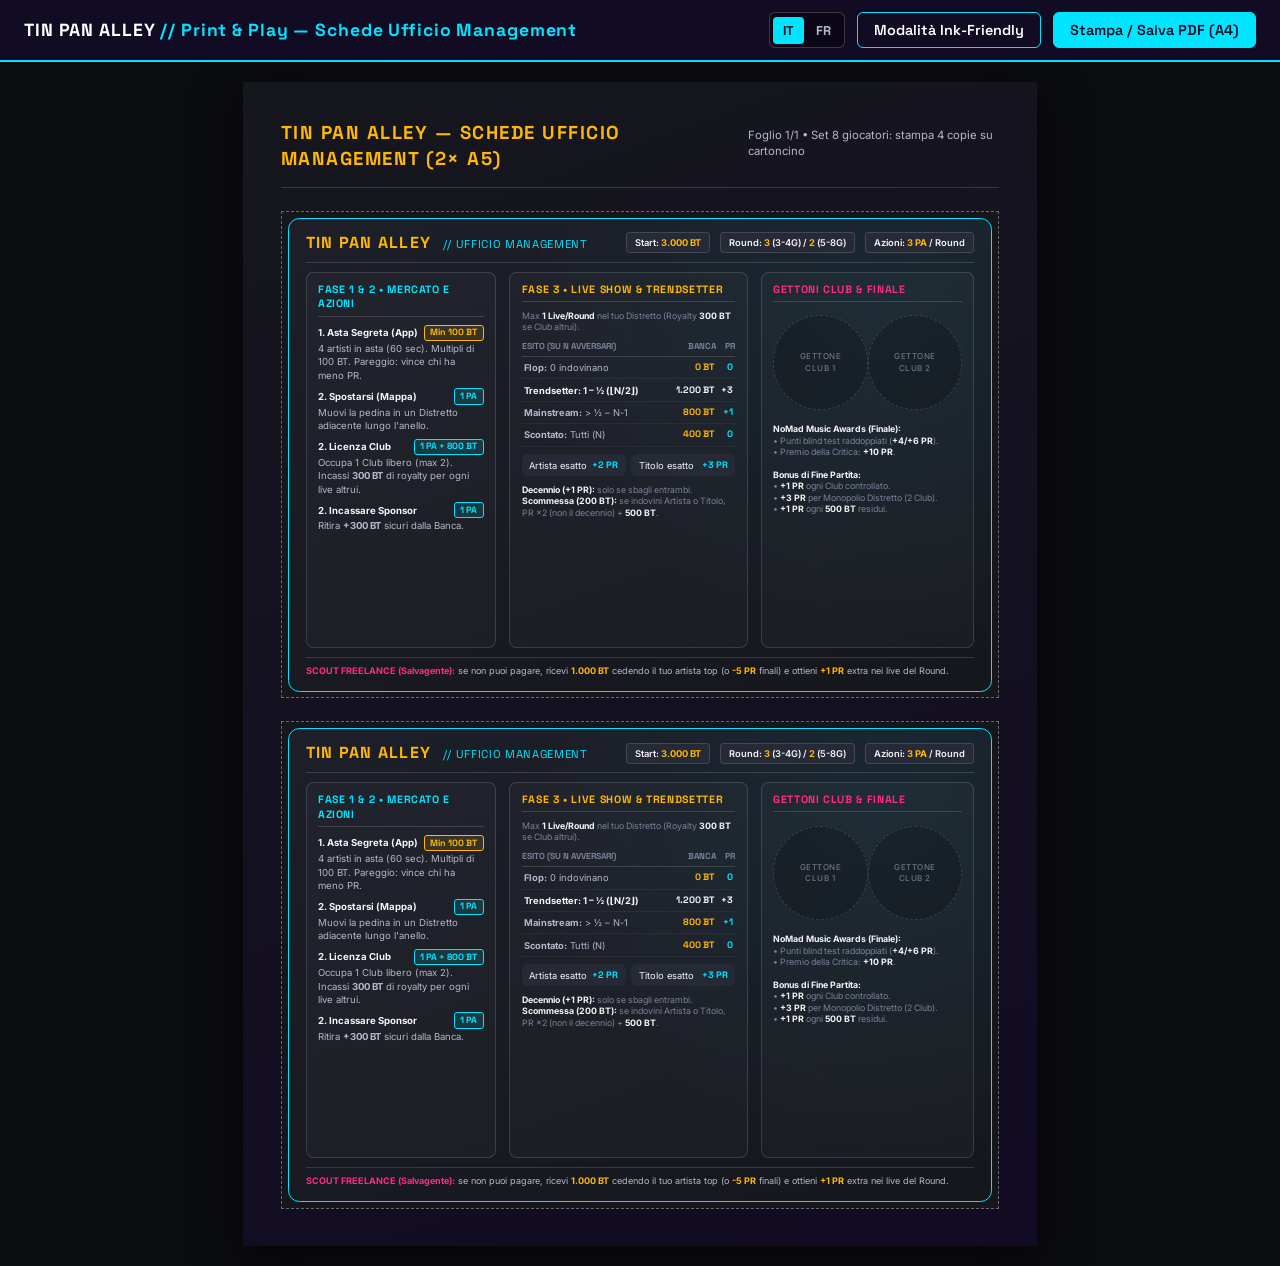
<file: print-and-play/03_schede_management.html>
<!DOCTYPE html>
<html lang="it">
<head>
  <meta charset="UTF-8">
  <meta name="viewport" content="width=device-width, initial-scale=1.0">
  <title>Tin Pan Alley — Print & Play: Schede Ufficio Management</title>
  <link rel="stylesheet" href="css/design-system.css">
  <link rel="stylesheet" href="css/schede-management.css">
</head>
<body>

  <!-- BARRA DI CONTROLLO (Solo a schermo) -->
  <div class="pnp-toolbar no-print">
    <div class="pnp-toolbar-title">
      TIN PAN ALLEY <span data-i18n="p3.toolbar">// Print &amp; Play — Schede Ufficio Management</span>
    </div>
    <div class="pnp-toolbar-actions">
      <div class="pnp-lang-switch">
        <button class="pnp-lang-btn" id="btn-it" onclick="setPnpLanguage('it', 'p3')">IT</button>
        <button class="pnp-lang-btn" id="btn-fr" onclick="setPnpLanguage('fr', 'p3')">FR</button>
      </div>
      <button class="btn-pnp" id="toggleInkBtn" onclick="toggleInkMode()">
        Modalità Ink-Friendly
      </button>
      <button class="btn-pnp primary" data-i18n="common.print1" onclick="window.print()">
        Stampa / Salva PDF (A4)
      </button>
    </div>
  </div>

  <!-- FOGLIO A4 CON 2 SCHEDE A5 -->
  <main class="a4-page">
    <header class="page-header">
      <h1 data-i18n="p3.headerTitle">TIN PAN ALLEY — Schede Ufficio Management (2× A5)</h1>
      <span class="subtitle" data-i18n="p3.headerSub">Foglio 1/1 • Set 8 giocatori: stampa 4 copie su cartoncino</span>
    </header>

    <section class="sheets-stack" id="matsContainer"></section>
  </main>

  <template id="matTemplate">
    <article class="player-mat">
      <div class="mat-frame">

        <!-- INTESTAZIONE -->
        <header class="mat-header">
          <div class="mat-title-block">
            <h2>Tin Pan Alley</h2>
            <span data-i18n="p3.matSub">// Ufficio Management</span>
          </div>
          <div class="mat-setup-pills">
            <span class="pill" data-i18n="p3.pillStart">Start: <strong>3.000 BT</strong></span>
            <span class="pill" data-i18n="p3.pillRound">Round: <strong>3</strong> (3-4G) / <strong>2</strong> (5-8G)</span>
            <span class="pill" data-i18n="p3.pillPa">Azioni: <strong>3 PA</strong> / Round</span>
          </div>
        </header>

        <!-- CORPO A 3 COLONNE -->
        <div class="mat-body">

          <!-- COLONNA 1: FASE 1 & FASE 2 -->
          <div class="panel">
            <div class="panel-title" data-i18n="p3.col1Title">Fase 1 &amp; 2 • Mercato e Azioni</div>
            <ul class="action-list">
              <li>
                <div class="action-head">
                  <span data-i18n="p3.a1Title">1. Asta Segreta (App)</span>
                  <span class="cost-tag gold" data-i18n="p3.a1Cost">Min 100 BT</span>
                </div>
                <span data-i18n="p3.a1Desc">4 artisti in asta (60 sec). Multipli di 100 BT. Pareggio: vince chi ha meno PR.</span>
              </li>
              <li>
                <div class="action-head">
                  <span data-i18n="p3.a2Title">2. Spostarsi (Mappa)</span>
                  <span class="cost-tag" data-i18n="p3.a2Cost">1 PA</span>
                </div>
                <span data-i18n="p3.a2Desc">Muovi la pedina in un Distretto adiacente lungo l'anello.</span>
              </li>
              <li>
                <div class="action-head">
                  <span data-i18n="p3.a3Title">2. Licenza Club</span>
                  <span class="cost-tag" data-i18n="p3.a3Cost">1 PA + 800 BT</span>
                </div>
                <span data-i18n="p3.a3Desc">Occupa 1 Club libero (max 2). Incassi <strong>300 BT</strong> di royalty per ogni live altrui.</span>
              </li>
              <li>
                <div class="action-head">
                  <span data-i18n="p3.a4Title">2. Incassare Sponsor</span>
                  <span class="cost-tag" data-i18n="p3.a4Cost">1 PA</span>
                </div>
                <span data-i18n="p3.a4Desc">Ritira <strong>+300 BT</strong> sicuri dalla Banca.</span>
              </li>
            </ul>
          </div>

          <!-- COLONNA 2: FASE 3 LIVE SHOW -->
          <div class="panel">
            <div class="panel-title gold" data-i18n="p3.col2Title">Fase 3 • Live Show &amp; Trendsetter</div>
            <div class="sub-note" data-i18n="p3.liveNote">
              Max <strong>1 Live/Round</strong> nel tuo Distretto (Royalty <strong>300 BT</strong> se Club altrui).
            </div>

            <table class="trend-table">
              <thead>
                <tr>
                  <th data-i18n="p3.thOutcome">Esito (su N avversari)</th>
                  <th style="text-align:right" data-i18n="p3.thBank">Banca</th>
                  <th style="text-align:right" data-i18n="p3.thPr">PR</th>
                </tr>
              </thead>
              <tbody>
                <tr>
                  <td data-i18n="p3.tFlop"><strong>Flop:</strong> 0 indovinano</td>
                  <td class="val-bt">0 BT</td>
                  <td class="val-pr">0</td>
                </tr>
                <tr class="highlight">
                  <td data-i18n="p3.tTrend"><strong>Trendsetter:</strong> 1 – ½ (⌊N/2⌋)</td>
                  <td class="val-bt">1.200 BT</td>
                  <td class="val-pr">+3</td>
                </tr>
                <tr>
                  <td data-i18n="p3.tMain"><strong>Mainstream:</strong> &gt; ½ – N-1</td>
                  <td class="val-bt">800 BT</td>
                  <td class="val-pr">+1</td>
                </tr>
                <tr>
                  <td data-i18n="p3.tScont"><strong>Scontato:</strong> Tutti (N)</td>
                  <td class="val-bt">400 BT</td>
                  <td class="val-pr">0</td>
                </tr>
              </tbody>
            </table>

            <div class="score-grid">
              <div class="score-item"><span data-i18n="p3.scArtist">Artista esatto</span><strong>+2 PR</strong></div>
              <div class="score-item"><span data-i18n="p3.scTitle">Titolo esatto</span><strong>+3 PR</strong></div>
            </div>
            <div class="sub-note" data-i18n="p3.scNotes">
              <strong>Decennio (+1 PR):</strong> solo se sbagli entrambi.<br>
              <strong>Scommessa (200 BT):</strong> se indovini Artista o Titolo, PR ×2 (non il decennio) + <strong>500 BT</strong>.
            </div>
          </div>

          <!-- COLONNA 3: GETTONI CLUB & AWARDS -->
          <div class="panel">
            <div class="panel-title magenta" data-i18n="p3.col3Title">Gettoni Club &amp; Finale</div>
            <div class="tokens-dock">
              <div class="token-slot" data-i18n="p3.slot1">Gettone<br>Club 1</div>
              <div class="token-slot" data-i18n="p3.slot2">Gettone<br>Club 2</div>
            </div>
            <div class="sub-note" data-i18n="p3.awardsNotes">
              <strong>NoMad Music Awards (Finale):</strong><br>
              • Punti blind test raddoppiati (<strong>+4/+6 PR</strong>).<br>
              • Premio della Critica: <strong>+10 PR</strong>.<br><br>
              <strong>Bonus di Fine Partita:</strong><br>
              • <strong>+1 PR</strong> ogni Club controllato.<br>
              • <strong>+3 PR</strong> per Monopolio Distretto (2 Club).<br>
              • <strong>+1 PR</strong> ogni <strong>500 BT</strong> residui.
            </div>
          </div>

        </div>

        <!-- FOOTER -->
        <footer class="mat-footer">
          <span data-i18n="p3.footerText">
            <span class="freelance-badge">SCOUT FREELANCE (Salvagente):</span>
            se non puoi pagare, ricevi <strong>1.000 BT</strong> cedendo il tuo artista top (o <strong>-5 PR</strong> finali) e ottieni <strong>+1 PR</strong> extra nei live del Round.
          </span>
        </footer>

      </div>
    </article>
  </template>

  <script src="js/pnp-translations.js"></script>
  <script>
    const container = document.getElementById('matsContainer');
    const template = document.getElementById('matTemplate');

    for (let i = 0; i < 2; i++) {
      container.appendChild(template.content.cloneNode(true));
    }

    initPnpLanguage('p3');
  </script>
</body>
</html>
</file>
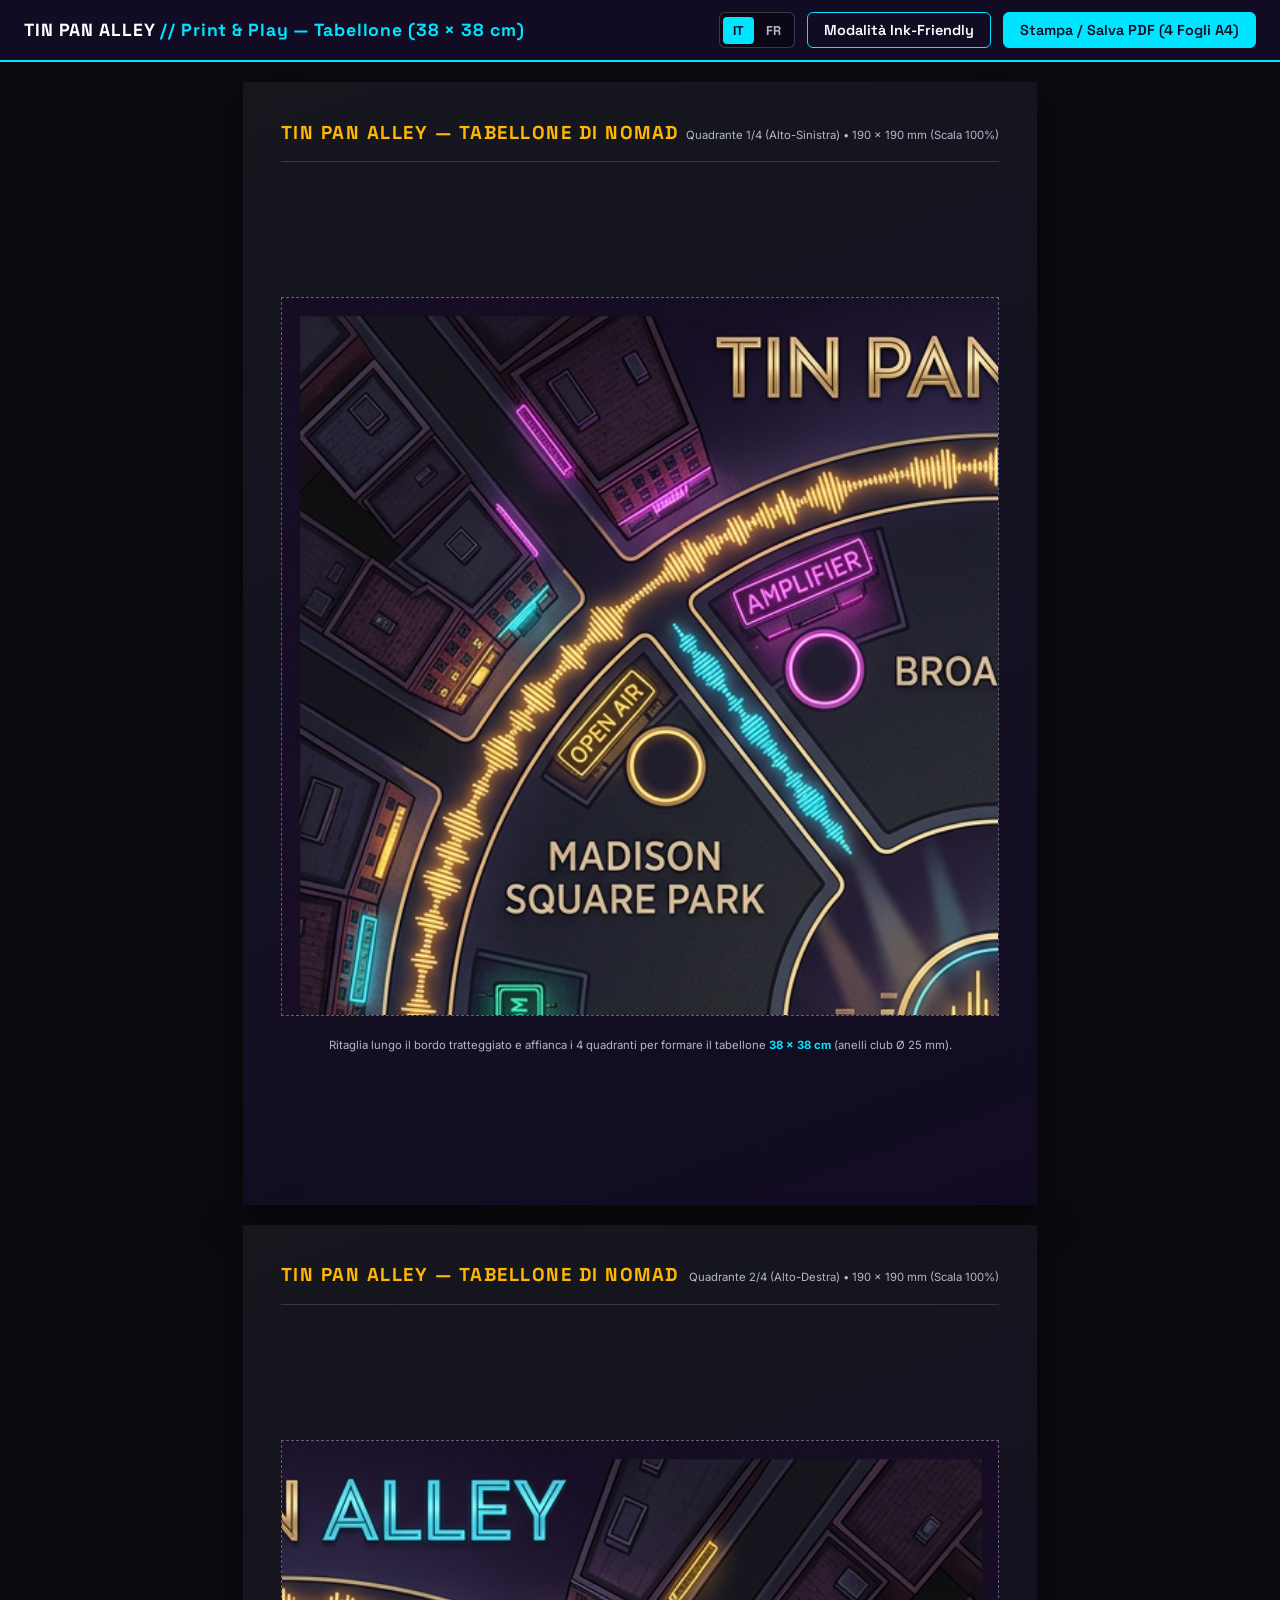
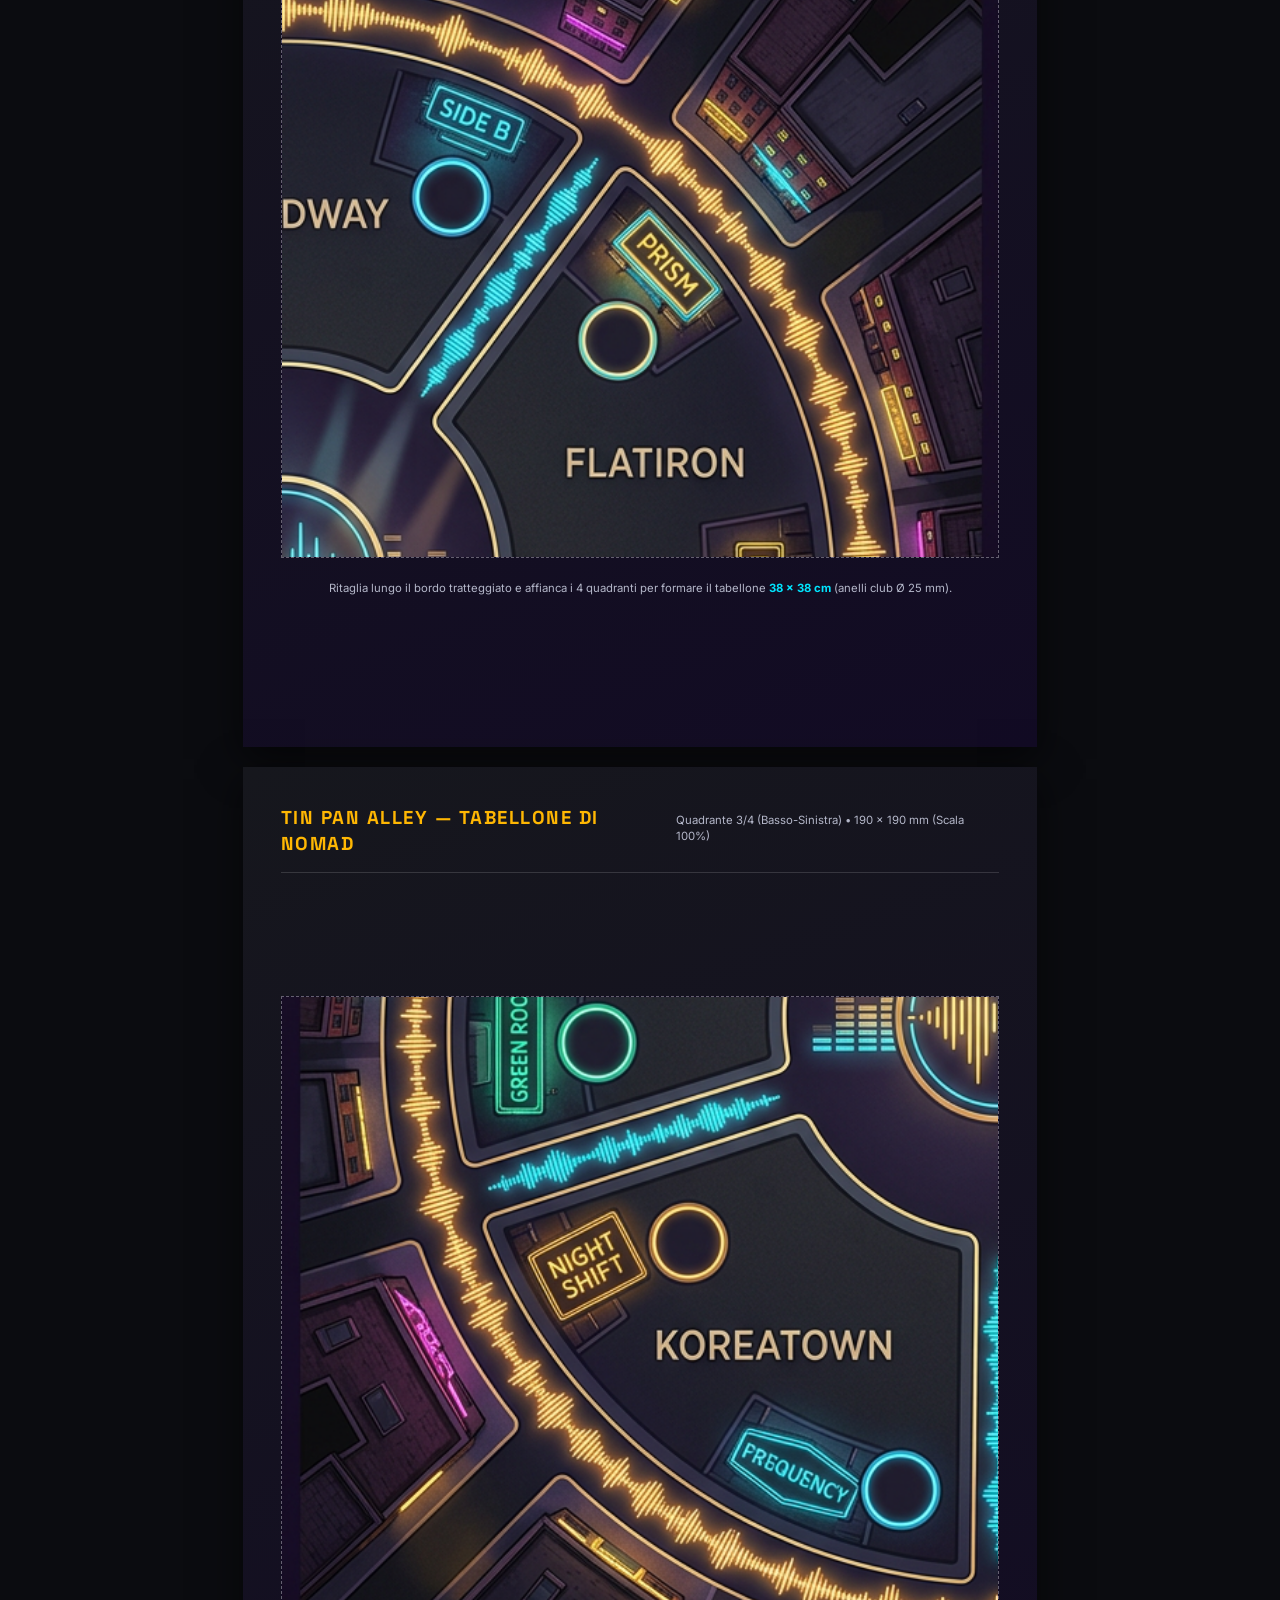
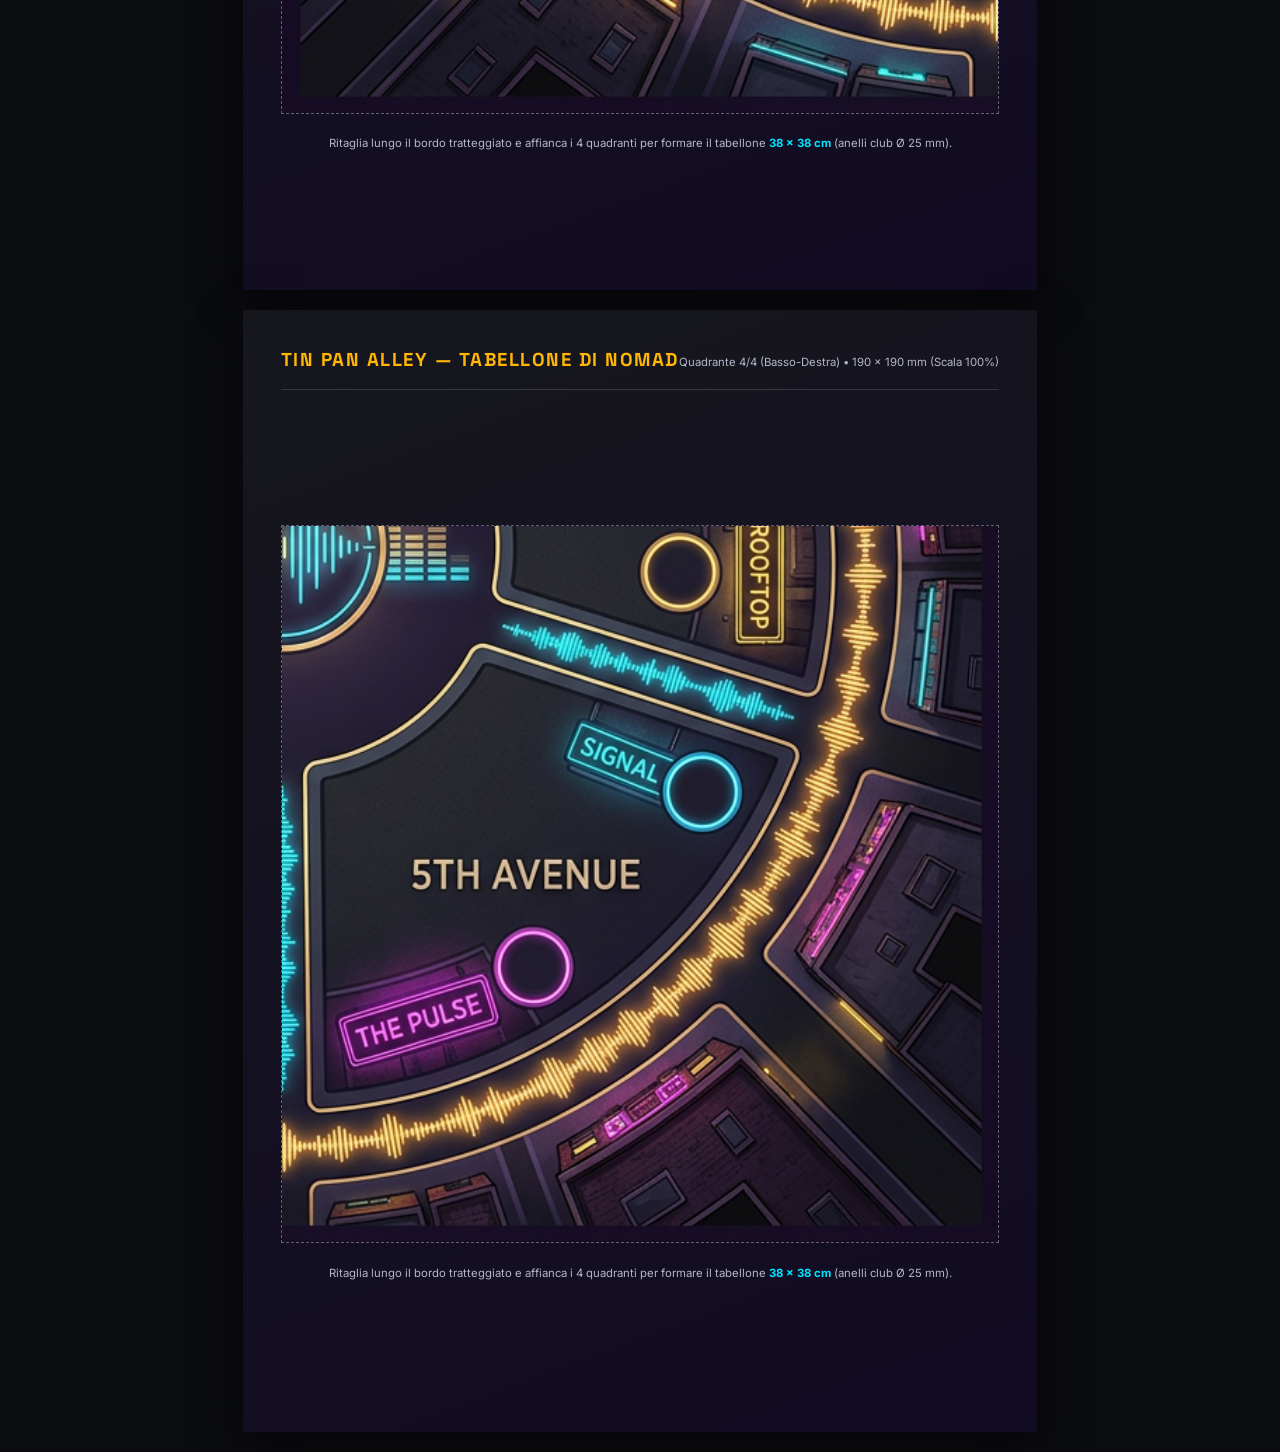
<file: print-and-play/04_tabellone.html>
<!DOCTYPE html>
<html lang="it">
<head>
  <meta charset="UTF-8">
  <meta name="viewport" content="width=device-width, initial-scale=1.0">
  <title>Tin Pan Alley — Print & Play: Tabellone (4× A4)</title>
  <link rel="stylesheet" href="css/design-system.css">
  <link rel="stylesheet" href="css/tabellone.css">
</head>
<body>

  <div class="pnp-toolbar no-print">
    <div class="pnp-toolbar-title">
      TIN PAN ALLEY <span data-i18n="p4.toolbar">// Print &amp; Play — Tabellone (38 × 38 cm)</span>
    </div>
    <div class="pnp-toolbar-actions">
      <div class="pnp-lang-switch">
        <button class="pnp-lang-btn" id="btn-it" onclick="setPnpLanguage('it', 'p4')">IT</button>
        <button class="pnp-lang-btn" id="btn-fr" onclick="setPnpLanguage('fr', 'p4')">FR</button>
      </div>
      <button class="btn-pnp" id="toggleInkBtn" onclick="toggleInkMode()">
        Modalità Ink-Friendly
      </button>
      <button class="btn-pnp primary" data-i18n="common.print4" onclick="window.print()">
        Stampa / Salva PDF (4 Fogli A4)
      </button>
    </div>
  </div>

  <div id="pagesContainer"></div>

  <script src="js/pnp-translations.js"></script>
  <script>
    const QUADRANTS = [
      { cls: 'q-tl', key: 'q1', num: '1/4' },
      { cls: 'q-tr', key: 'q2', num: '2/4' },
      { cls: 'q-bl', key: 'q3', num: '3/4' },
      { cls: 'q-br', key: 'q4', num: '4/4' }
    ];

    const pagesContainer = document.getElementById('pagesContainer');

    QUADRANTS.forEach(q => {
      const main = document.createElement('main');
      main.className = 'a4-page';
      main.innerHTML = `
        <header class="page-header">
          <h1 data-i18n="p4.headerTitle">TIN PAN ALLEY — Tabellone di NoMad</h1>
          <span class="subtitle"><span data-i18n="p4.${q.key}">Quadrante ${q.num}</span> • 190 × 190 mm (Scala 100%)</span>
        </header>
        <div class="quadrant-wrapper">
          <div class="quadrant-frame ${q.cls}">
            <img src="../assets/board.png" alt="Tabellone Tin Pan Alley" class="board-img img-dark">
            <img src="../assets/board_ink.png" alt="Tabellone Tin Pan Alley Ink-Friendly" class="board-img img-ink">
          </div>
          <p class="assembly-note" data-i18n="p4.assembly">
            Ritaglia lungo il bordo tratteggiato e affianca i 4 quadranti per formare il tabellone <strong>38 × 38 cm</strong>.
          </p>
        </div>
      `;
      pagesContainer.appendChild(main);
    });

    initPnpLanguage('p4');
  </script>
</body>
</html>
</file>
<file: print-and-play/css/design-system.css>
/* ==========================================================================
   TIN PAN ALLEY: The NoMad Music Moguls
   Design System Ufficiale (Print & Play + Web-App "The Algorhythm")
   ========================================================================== */

@import url('https://fonts.googleapis.com/css2?family=Inter:wght@400;600;700;800&family=Space+Grotesk:wght@600;700&display=swap');

:root {
  /* --- Superfici & Sfondi (Tema Notturno / Scatola) --- */
  --bg-asphalt: #16171d;
  --bg-midnight: #120b24;
  --bg-card: #1d1f29;
  --bg-elevated: #262936;
  --border-subtle: rgba(255, 255, 255, 0.14);

  /* --- Testi --- */
  --text-primary: #f4f4f8;
  --text-secondary: #b4b7c9;
  --text-muted: #7c8098;

  /* --- Palette Principale Brand --- */
  --brand-cyan: #00e5ff;
  --brand-magenta: #ff2a85;
  --brand-gold: #ffb703;
  --brand-amber: #ff9e00;
  --brand-acid: #52ff00;

  /* --- 8 Identità Giocatore (Colore + Glow) --- */
  --p1-color: #00e5ff; /* 1. Electric Cyan - Cuffie */
  --p2-color: #ff2a85; /* 2. Vivid Magenta - Vinile */
  --p3-color: #ffb703; /* 3. Golden Amber - Fulmine */
  --p4-color: #52ff00; /* 4. Acid Green - Microfono */
  --p5-color: #b565ff; /* 5. Electric Purple - Sintetizzatore */
  --p6-color: #ff4d4d; /* 6. Coral Red - Nota Musicale */
  --p7-color: #72efdd; /* 7. Ice Blue - Stella */
  --p8-color: #ff7b00; /* 8. Bright Orange - Corona */

  /* --- Tipografia --- */
  --font-display: 'Space Grotesk', system-ui, -apple-system, sans-serif;
  --font-body: 'Inter', system-ui, -apple-system, sans-serif;

  /* --- Linee di taglio Print & Play --- */
  --cut-line: rgba(255, 255, 255, 0.35);
}

/* ==========================================================================
   MODALITÀ INK-FRIENDLY (Risparmio Inchiostro per Stampa Casalinga)
   Attivata aggiungendo la classe .ink-friendly al <body>
   ========================================================================== */
body.ink-friendly {
  --bg-asphalt: #ffffff;
  --bg-midnight: #ffffff;
  --bg-card: #f8f9fc;
  --bg-elevated: #eef0f6;
  --border-subtle: #cbd5e1;

  --text-primary: #111827;
  --text-secondary: #374151;
  --text-muted: #6b7280;

  /* Colori leggermente scuriti per restare leggibili su carta bianca */
  --brand-cyan: #008ca3;
  --brand-magenta: #c91863;
  --brand-gold: #b87b00;
  --brand-amber: #c26d00;
  --brand-acid: #2b8a00;

  --p1-color: #008ca3;
  --p2-color: #c91863;
  --p3-color: #b87b00;
  --p4-color: #2b8a00;
  --p5-color: #7c3aed;
  --p6-color: #dc2626;
  --p7-color: #0d9488;
  --p8-color: #ea580c;

  --cut-line: #94a3b8;
}

body.ink-friendly .neon-glow {
  box-shadow: none !important;
  text-shadow: none !important;
}

/* ==========================================================================
   RESET & BASE
   ========================================================================== */
*, *::before, *::after {
  box-sizing: border-box;
  margin: 0;
  padding: 0;
}

body {
  font-family: var(--font-body);
  background-color: #0b0c10;
  color: var(--text-primary);
  line-height: 1.4;
  -webkit-font-smoothing: antialiased;
}

/* ==========================================================================
   BARRA DI CONTROLLO A SCHERMO (Nascosta in stampa)
   ========================================================================== */
.pnp-toolbar {
  position: sticky;
  top: 0;
  z-index: 100;
  display: flex;
  justify-content: space-between;
  align-items: center;
  padding: 12px 24px;
  background: #120b24;
  border-bottom: 2px solid var(--brand-cyan);
  color: #ffffff;
  font-family: var(--font-display);
}

.pnp-toolbar-title {
  font-size: 1.1rem;
  font-weight: 700;
  letter-spacing: 0.05em;
}

.pnp-toolbar-title span {
  color: #00e5ff;
}

.pnp-toolbar-actions {
  display: flex;
  gap: 12px;
}

.btn-pnp {
  padding: 8px 16px;
  border-radius: 6px;
  border: 1px solid #00e5ff;
  background: transparent;
  color: #ffffff;
  font-family: var(--font-display);
  font-size: 0.9rem;
  font-weight: 600;
  cursor: pointer;
  transition: all 0.2s ease;
}

.btn-pnp:hover {
  background: rgba(0, 229, 255, 0.15);
}

.btn-pnp.primary {
  background: #00e5ff;
  color: #120b24;
}

.btn-pnp.primary:hover {
  background: #5ceeff;
}

/* ==========================================================================
   IMPAGINAZIONE FOGLI A4 PER STAMPA
   ========================================================================== */
.a4-page {
  width: 210mm;
  min-height: 297mm;
  margin: 20px auto;
  padding: 10mm;
  background: linear-gradient(160deg, var(--bg-asphalt) 0%, var(--bg-midnight) 100%);
  box-shadow: 0 12px 40px rgba(0, 0, 0, 0.6);
  position: relative;
  overflow: hidden;
  display: flex;
  flex-direction: column;
}

body.ink-friendly .a4-page {
  background: #ffffff;
  border: 1px solid #e2e8f0;
}

.page-header {
  display: flex;
  justify-content: space-between;
  align-items: baseline;
  border-bottom: 1px solid var(--border-subtle);
  padding-bottom: 4mm;
  margin-bottom: 6mm;
}

.page-header h1 {
  font-family: var(--font-display);
  font-size: 14pt;
  letter-spacing: 0.08em;
  text-transform: uppercase;
  color: var(--brand-gold);
}

.page-header .subtitle {
  font-size: 8.5pt;
  color: var(--text-secondary);
}

/* ==========================================================================
   REGOLAMENTO DI STAMPA (@media print)
   ========================================================================== */
@page {
  size: A4 portrait;
  margin: 0;
}

@media print {
  * {
    -webkit-print-color-adjust: exact !important;
    print-color-adjust: exact !important;
  }

  body {
    background: none !important;
  }

  .no-print,
  .pnp-toolbar {
    display: none !important;
  }

  .a4-page {
    margin: 0 !important;
    box-shadow: none !important;
    border: none !important;
    page-break-after: always;
    break-after: page;
  }

  .a4-page:last-child {
    page-break-after: auto;
    break-after: auto;
  }
}

/* ==========================================================================
   UTILITY COMPONENTI
   ========================================================================== */
.font-display {
  font-family: var(--font-display);
}

.cut-guide {
  border: 1px dashed var(--cut-line);
}

/* Selettore lingua nella toolbar Print & Play */
.pnp-lang-switch {
  display: inline-flex;
  align-items: center;
  gap: 2px;
  background: rgba(0, 0, 0, 0.35);
  border: 1px solid rgba(255, 255, 255, 0.2);
  padding: 3px;
  border-radius: 6px;
}

.pnp-lang-btn {
  background: transparent;
  border: none;
  color: #b4b7c9;
  font-family: var(--font-display);
  font-size: 0.8rem;
  font-weight: 700;
  padding: 5px 10px;
  border-radius: 4px;
  cursor: pointer;
  transition: all 0.2s ease;
}

.pnp-lang-btn:hover {
  color: #ffffff;
}

.pnp-lang-btn.active {
  background: #00e5ff;
  color: #120b24;
}
</file>
<file: landing.css>
/* ==========================================================================
   TIN PAN ALLEY — Stili Landing Page (index.html)
   Richiede: print-and-play/css/design-system.css
   ========================================================================== */

html {
  scroll-behavior: smooth;
}

body {
  background: radial-gradient(circle at 15% 10%, #1e113a 0%, var(--bg-asphalt) 45%, #0b0c10 100%);
  color: var(--text-primary);
  min-height: 100vh;
}

.container {
  width: 100%;
  max-width: 1120px;
  margin: 0 auto;
  padding: 0 24px;
}

/* --- NAVBAR --- */
.navbar {
  position: sticky;
  top: 0;
  z-index: 50;
  background: rgba(18, 11, 36, 0.85);
  backdrop-filter: blur(12px);
  border-bottom: 1px solid var(--border-subtle);
}

.nav-inner {
  display: flex;
  justify-content: space-between;
  align-items: center;
  height: 68px;
}

.nav-logo {
  font-family: var(--font-display);
  font-size: 1.2rem;
  font-weight: 700;
  letter-spacing: 0.08em;
  color: var(--brand-gold);
  text-decoration: none;
  display: flex;
  align-items: center;
  gap: 10px;
}

.nav-logo span {
  color: var(--brand-cyan);
}

.nav-links {
  display: flex;
  gap: 24px;
  list-style: none;
}

.nav-links a {
  color: var(--text-secondary);
  text-decoration: none;
  font-size: 0.92rem;
  font-weight: 600;
  transition: color 0.2s ease;
}

.nav-links a:hover {
  color: var(--brand-cyan);
}

/* --- HERO SECTION --- */
.hero {
  padding: 72px 0 64px;
}

.hero-grid {
  display: grid;
  grid-template-columns: 1.15fr 0.85fr;
  gap: 48px;
  align-items: center;
}

.badge-status {
  display: inline-block;
  padding: 6px 14px;
  border-radius: 999px;
  font-family: var(--font-display);
  font-size: 0.78rem;
  font-weight: 700;
  letter-spacing: 0.08em;
  text-transform: uppercase;
  color: var(--brand-cyan);
  background: rgba(0, 229, 255, 0.1);
  border: 1px solid rgba(0, 229, 255, 0.35);
  margin-bottom: 20px;
}

.hero h1 {
  font-family: var(--font-display);
  font-size: clamp(2.4rem, 5vw, 3.6rem);
  line-height: 1.08;
  letter-spacing: 0.02em;
  color: var(--brand-gold);
  margin-bottom: 8px;
}

.hero-subtitle {
  font-family: var(--font-display);
  font-size: 1.25rem;
  color: var(--brand-cyan);
  margin-bottom: 20px;
  letter-spacing: 0.04em;
}

.hero-tagline {
  font-size: 1.1rem;
  color: var(--text-primary);
  font-style: italic;
  border-left: 3px solid var(--brand-magenta);
  padding-left: 16px;
  margin-bottom: 22px;
}

.hero-desc {
  color: var(--text-secondary);
  font-size: 1rem;
  line-height: 1.65;
  margin-bottom: 28px;
}

.specs-row {
  display: flex;
  flex-wrap: wrap;
  gap: 10px;
  margin-bottom: 32px;
}

.spec-pill {
  background: var(--bg-card);
  border: 1px solid var(--border-subtle);
  padding: 8px 14px;
  border-radius: 8px;
  font-size: 0.85rem;
  color: var(--text-secondary);
}

.spec-pill strong {
  color: var(--text-primary);
}

.cta-group {
  display: flex;
  flex-wrap: wrap;
  gap: 14px;
}

.btn {
  display: inline-flex;
  align-items: center;
  justify-content: center;
  gap: 8px;
  padding: 13px 24px;
  border-radius: 8px;
  font-family: var(--font-display);
  font-weight: 700;
  font-size: 0.95rem;
  text-decoration: none;
  transition: all 0.2s ease;
  cursor: pointer;
}

.btn-primary {
  background: var(--brand-cyan);
  color: #0b0c10;
  box-shadow: 0 0 20px rgba(0, 229, 255, 0.3);
}

.btn-primary:hover {
  background: #5ceeff;
  transform: translateY(-2px);
}

.btn-secondary {
  background: transparent;
  color: var(--brand-gold);
  border: 1.5px solid var(--brand-gold);
}

.btn-secondary:hover {
  background: rgba(255, 183, 3, 0.12);
  transform: translateY(-2px);
}

.hero-visual {
  display: flex;
  justify-content: center;
}

.cover-frame {
  position: relative;
  border-radius: 16px;
  padding: 8px;
  background: linear-gradient(135deg, var(--brand-cyan), var(--brand-magenta), var(--brand-gold));
  box-shadow: 0 20px 50px rgba(0, 0, 0, 0.7), 0 0 35px rgba(0, 229, 255, 0.18);
}

.cover-frame img {
  display: block;
  width: 100%;
  max-width: 400px;
  border-radius: 10px;
}

/* --- SEZIONI COMUNI --- */
.section {
  padding: 64px 0;
  border-top: 1px solid var(--border-subtle);
}

.section-header {
  text-align: center;
  max-width: 680px;
  margin: 0 auto 44px;
}

.section-header h2 {
  font-family: var(--font-display);
  font-size: 2rem;
  color: var(--text-primary);
  margin-bottom: 10px;
}

.section-header h2 span {
  color: var(--brand-cyan);
}

.section-header p {
  color: var(--text-secondary);
  font-size: 1rem;
}

/* --- PILASTRI DI GIOCO --- */
.features-grid {
  display: grid;
  grid-template-columns: repeat(3, 1fr);
  gap: 24px;
}

.feature-card {
  background: var(--bg-card);
  border: 1px solid var(--border-subtle);
  border-radius: 12px;
  padding: 28px 24px;
  transition: border-color 0.2s ease, transform 0.2s ease;
}

.feature-card:hover {
  border-color: var(--brand-cyan);
  transform: translateY(-3px);
}

.feature-tag {
  font-family: var(--font-display);
  font-size: 0.75rem;
  font-weight: 700;
  text-transform: uppercase;
  letter-spacing: 0.1em;
  color: var(--brand-magenta);
  margin-bottom: 10px;
  display: block;
}

.feature-card h3 {
  font-family: var(--font-display);
  font-size: 1.2rem;
  color: var(--brand-gold);
  margin-bottom: 10px;
}

.feature-card p {
  color: var(--text-secondary);
  font-size: 0.94rem;
  line-height: 1.6;
}

/* --- TABELLONE SHOWCASE --- */
.board-showcase {
  display: grid;
  grid-template-columns: 0.95fr 1.05fr;
  gap: 40px;
  align-items: center;
  background: var(--bg-card);
  border: 1px solid var(--border-subtle);
  border-radius: 16px;
  padding: 32px;
}

.board-img {
  width: 100%;
  border-radius: 10px;
  border: 1px solid var(--border-subtle);
  box-shadow: 0 12px 30px rgba(0, 0, 0, 0.5);
}

.board-info h3 {
  font-family: var(--font-display);
  font-size: 1.5rem;
  color: var(--brand-gold);
  margin-bottom: 14px;
}

.board-info p {
  color: var(--text-secondary);
  margin-bottom: 18px;
  line-height: 1.6;
}

.district-list {
  list-style: none;
  display: grid;
  grid-template-columns: 1fr 1fr;
  gap: 10px;
  margin-bottom: 24px;
}

.district-list li {
  background: var(--bg-elevated);
  padding: 8px 12px;
  border-radius: 6px;
  font-size: 0.85rem;
  color: var(--text-secondary);
}

.district-list strong {
  color: var(--brand-cyan);
  display: block;
}

/* --- DOWNLOAD PRINT & PLAY + REGOLAMENTI --- */
.downloads-grid {
  display: grid;
  grid-template-columns: repeat(2, 1fr);
  gap: 20px;
}

.dl-card {
  background: var(--bg-card);
  border: 1px solid var(--border-subtle);
  border-radius: 12px;
  padding: 24px;
  display: flex;
  flex-direction: column;
  justify-content: space-between;
  gap: 16px;
}

.dl-card.highlight {
  border-color: rgba(255, 183, 3, 0.45);
}

.dl-meta {
  font-family: var(--font-display);
  font-size: 0.75rem;
  font-weight: 700;
  text-transform: uppercase;
  letter-spacing: 0.08em;
  color: var(--brand-cyan);
}

.dl-card h3 {
  font-family: var(--font-display);
  font-size: 1.2rem;
  color: var(--text-primary);
  margin: 6px 0 8px;
}

.dl-card p {
  color: var(--text-secondary);
  font-size: 0.9rem;
  line-height: 1.5;
}

.dl-actions {
  display: flex;
  flex-wrap: wrap;
  gap: 10px;
}

.btn-small {
  padding: 9px 16px;
  font-size: 0.85rem;
  border-radius: 6px;
}

/* --- WEB APP TEASER --- */
.app-banner {
  background: linear-gradient(135deg, rgba(18, 11, 36, 0.95) 0%, rgba(29, 31, 41, 0.95) 100%);
  border: 1px solid var(--brand-magenta);
  border-radius: 16px;
  padding: 36px;
  text-align: center;
  box-shadow: 0 0 30px rgba(255, 42, 133, 0.12);
}

.app-banner h3 {
  font-family: var(--font-display);
  font-size: 1.6rem;
  color: var(--text-primary);
  margin-bottom: 12px;
}

.app-banner h3 span {
  color: var(--brand-magenta);
}

.app-banner p {
  color: var(--text-secondary);
  max-width: 680px;
  margin: 0 auto 20px;
  line-height: 1.6;
}

/* --- FOOTER --- */
.footer {
  border-top: 1px solid var(--border-subtle);
  padding: 36px 0;
  text-align: center;
  color: var(--text-muted);
  font-size: 0.88rem;
}

.footer strong {
  color: var(--text-primary);
}

/* --- RESPONSIVE --- */
@media (max-width: 900px) {
  .hero-grid,
  .board-showcase {
    grid-template-columns: 1fr;
    text-align: center;
  }

  .hero-tagline {
    border-left: none;
    padding-left: 0;
  }

  .specs-row,
  .cta-group {
    justify-content: center;
  }

  .features-grid,
  .downloads-grid {
    grid-template-columns: 1fr;
  }
}

@media (max-width: 600px) {
  .nav-links {
    display: none;
  }

  .district-list {
    grid-template-columns: 1fr;
  }
}

/* --- SELETTORE LINGUA NAVBAR --- */
.lang-switch {
  display: flex;
  align-items: center;
  gap: 6px;
  background: var(--bg-card);
  border: 1px solid var(--border-subtle);
  padding: 4px;
  border-radius: 8px;
}

.lang-btn {
  background: transparent;
  border: none;
  color: var(--text-muted);
  font-family: var(--font-display);
  font-size: 0.8rem;
  font-weight: 700;
  padding: 5px 10px;
  border-radius: 5px;
  cursor: pointer;
  transition: all 0.2s ease;
}

.lang-btn:hover {
  color: var(--text-primary);
}

.lang-btn.active {
  background: var(--brand-cyan);
  color: #0b0c10;
}

/* --- BOTTONI PRINCIPALI (Stile Neon / Glassmorphism) --- */
.btn {
  position: relative;
  display: inline-flex;
  align-items: center;
  justify-content: center;
  gap: 8px;
  padding: 13px 26px;
  border-radius: 10px;
  font-family: var(--font-display);
  font-weight: 700;
  font-size: 0.95rem;
  letter-spacing: 0.03em;
  text-decoration: none;
  cursor: pointer;
  overflow: hidden;
  transition: transform 0.2s cubic-bezier(0.22, 1, 0.36, 1),
              box-shadow 0.25s ease,
              background 0.25s ease,
              border-color 0.25s ease,
              color 0.25s ease;
}

/* Effetto riflesso luminoso che scorre al passaggio del mouse */
.btn::before {
  content: "";
  position: absolute;
  top: 0;
  left: -100%;
  width: 60%;
  height: 100%;
  background: linear-gradient(
    120deg,
    transparent,
    rgba(255, 255, 255, 0.28),
    transparent
  );
  transition: left 0.5s ease;
  pointer-events: none;
}

.btn:hover::before {
  left: 140%;
}

.btn:active {
  transform: translateY(1px) scale(0.98);
}

.btn:focus-visible {
  outline: 2px solid var(--brand-cyan);
  outline-offset: 3px;
}

/* Bottone Primario (Ciano Elettrico) */
.btn-primary {
  background: linear-gradient(135deg, #00e5ff 0%, #00b8d4 100%);
  color: #090a0f;
  border: 1px solid rgba(255, 255, 255, 0.35);
  box-shadow: 0 4px 16px rgba(0, 229, 255, 0.28),
              inset 0 1px 0 rgba(255, 255, 255, 0.5);
}

.btn-primary:hover {
  background: linear-gradient(135deg, #33ebff 0%, #00d4f0 100%);
  box-shadow: 0 6px 26px rgba(0, 229, 255, 0.5),
              inset 0 1px 0 rgba(255, 255, 255, 0.7);
  transform: translateY(-2px);
}

/* Bottone Secondario (Oro / Vetro Scuro) */
.btn-secondary {
  background: rgba(255, 183, 3, 0.06);
  backdrop-filter: blur(8px);
  color: var(--brand-gold);
  border: 1.5px solid rgba(255, 183, 3, 0.65);
  box-shadow: 0 4px 14px rgba(0, 0, 0, 0.35),
              inset 0 0 10px rgba(255, 183, 3, 0.08);
}

.btn-secondary:hover {
  background: rgba(255, 183, 3, 0.16);
  border-color: var(--brand-gold);
  color: #ffd166;
  box-shadow: 0 6px 22px rgba(255, 183, 3, 0.28),
              inset 0 0 14px rgba(255, 183, 3, 0.18);
  transform: translateY(-2px);
}

/* Variante compatta per le card */
.btn-small {
  padding: 10px 18px;
  font-size: 0.85rem;
  border-radius: 8px;
}

/* --- SELETTORE LINGUA NAVBAR --- */
.lang-switch {
  display: inline-flex;
  align-items: center;
  gap: 4px;
  background: rgba(11, 12, 16, 0.75);
  border: 1px solid rgba(255, 255, 255, 0.15);
  padding: 4px;
  border-radius: 999px;
  box-shadow: inset 0 2px 6px rgba(0, 0, 0, 0.5);
}

.lang-btn {
  background: transparent;
  border: none;
  color: var(--text-muted);
  font-family: var(--font-display);
  font-size: 0.78rem;
  font-weight: 700;
  letter-spacing: 0.06em;
  padding: 6px 12px;
  border-radius: 999px;
  cursor: pointer;
  transition: all 0.25s ease;
}

.lang-btn:hover {
  color: var(--text-primary);
}

.lang-btn.active {
  background: linear-gradient(135deg, var(--brand-cyan), #00b8d4);
  color: #090a0f;
  box-shadow: 0 0 12px rgba(0, 229, 255, 0.45);
}

/* --- SEZIONE NOTE LEGALI & INTENTI --- */
.legal-card {
  display: flex;
  flex-direction: column;
  gap: 10px;
}

.legal-list {
  margin-top: 6px;
  padding-left: 18px;
  display: flex;
  flex-direction: column;
  gap: 6px;
  font-size: 0.86rem;
  color: var(--text-secondary);
  line-height: 1.5;
}

.legal-list strong {
  color: var(--text-primary);
}

.legal-link {
  color: var(--brand-cyan);
  text-decoration: none;
  border-bottom: 1px dotted var(--brand-cyan);
}

.legal-link:hover {
  color: #ffffff;
  border-bottom-style: solid;
}
</file>
<file: print-and-play/css/pedine-gettoni.css>
/* ==========================================================================
   TIN PAN ALLEY — Stili specifici per Pedine Impresario, Gettoni Club e Headliner
   Richiede: design-system.css
   ========================================================================== */

.section-title {
  font-family: var(--font-display);
  font-size: 10pt;
  font-weight: 700;
  text-transform: uppercase;
  letter-spacing: 0.08em;
  color: var(--brand-cyan);
  margin-bottom: 4mm;
  display: flex;
  justify-content: space-between;
  align-items: center;
}

.section-title small {
  font-family: var(--font-body);
  font-size: 8pt;
  font-weight: 400;
  text-transform: none;
  letter-spacing: normal;
  color: var(--text-secondary);
}

/* --- GRIGLIA 8 PEDINE ESAGONALI --- */
.pawns-grid {
  display: grid;
  grid-template-columns: repeat(4, 34mm);
  justify-content: space-between;
  row-gap: 6mm;
  margin-bottom: 9mm;
}

.pawn-hex {
  width: 34mm;
  height: 39.2mm; /* Proporzione esagono regolare */
  position: relative;
  display: flex;
  align-items: center;
  justify-content: center;
}

.pawn-hex svg.hex-frame {
  position: absolute;
  inset: 0;
  width: 100%;
  height: 100%;
}

.pawn-content {
  position: relative;
  z-index: 2;
  width: 100%;
  height: 100%;
  display: flex;
  flex-direction: column;
  align-items: center;
  justify-content: center;
}

.pawn-silhouette {
  width: 21mm;
  height: 27mm;
  filter: drop-shadow(0 0 3px currentColor);
}

body.ink-friendly .pawn-silhouette {
  filter: none;
}

.pawn-badge {
  position: absolute;
  bottom: 4.5mm;
  right: 3.5mm;
  width: 8mm;
  height: 8mm;
  border-radius: 50%;
  background: var(--bg-asphalt);
  border: 1.5px solid currentColor;
  display: flex;
  align-items: center;
  justify-content: center;
  box-shadow: 0 0 4px currentColor;
}

body.ink-friendly .pawn-badge {
  box-shadow: none;
}

.pawn-badge svg {
  width: 4.8mm;
  height: 4.8mm;
}

/* --- AREA INFERIORE: 16 GETTONI CLUB + HEADLINER --- */
.bottom-split {
  display: flex;
  justify-content: space-between;
  align-items: flex-start;
  gap: 8mm;
}

.clubs-column {
  flex: 0 0 auto;
}

.clubs-grid {
  display: grid;
  grid-template-columns: repeat(4, 25mm);
  gap: 4.5mm 5mm;
}

.club-token {
  width: 25mm;
  height: 25mm;
  border-radius: 50%;
  background: var(--bg-card);
  border: 1px dashed var(--cut-line);
  padding: 1.4mm;
  display: flex;
  align-items: center;
  justify-content: center;
  position: relative;
}

.club-ring {
  width: 100%;
  height: 100%;
  border-radius: 50%;
  border: 1.8px solid currentColor;
  box-shadow: 0 0 5px currentColor, inset 0 0 5px currentColor;
  display: flex;
  align-items: center;
  justify-content: center;
  background: radial-gradient(circle, var(--bg-elevated) 0%, var(--bg-asphalt) 100%);
}

body.ink-friendly .club-ring {
  box-shadow: none;
  background: #ffffff;
}

.club-ring svg {
  width: 12mm;
  height: 12mm;
  filter: drop-shadow(0 0 2px currentColor);
}

body.ink-friendly .club-ring svg {
  filter: none;
}

/* --- COLONNA DESTRA: HEADLINER + NOTE --- */
.headliner-column {
  flex: 1;
  display: flex;
  flex-direction: column;
  align-items: center;
  gap: 8mm;
}

.headliner-box {
  width: 100%;
  padding: 5mm;
  border: 1px solid var(--border-subtle);
  border-radius: 8px;
  background: rgba(255, 255, 255, 0.02);
  display: flex;
  flex-direction: column;
  align-items: center;
  text-align: center;
}

body.ink-friendly .headliner-box {
  background: #f8f9fc;
}

.headliner-token {
  width: 40mm;
  height: 40mm;
  border-radius: 50%;
  border: 1px dashed var(--cut-line);
  padding: 1.8mm;
  display: flex;
  align-items: center;
  justify-content: center;
  background: var(--bg-asphalt);
  color: var(--brand-gold);
  margin: 3mm 0;
}

.headliner-inner {
  width: 100%;
  height: 100%;
  border-radius: 50%;
  border: 2.5px solid var(--brand-gold);
  box-shadow: 0 0 8px rgba(255, 183, 3, 0.5), inset 0 0 8px rgba(0, 229, 255, 0.25);
  background: radial-gradient(circle, #2a2114 0%, var(--bg-asphalt) 80%);
  display: flex;
  flex-direction: column;
  align-items: center;
  justify-content: center;
  gap: 1.5mm;
}

body.ink-friendly .headliner-inner {
  box-shadow: none;
  background: #fffbeb;
}

.headliner-inner svg {
  width: 16mm;
  height: 13mm;
}

.headliner-label {
  font-family: var(--font-display);
  font-size: 7.5pt;
  font-weight: 700;
  letter-spacing: 0.14em;
  color: var(--brand-gold);
}

.headliner-sub {
  font-size: 5.5pt;
  letter-spacing: 0.1em;
  color: var(--brand-cyan);
  text-transform: uppercase;
}

.cutting-notes {
  width: 100%;
  padding: 4mm;
  border: 1px solid var(--border-subtle);
  border-radius: 8px;
  font-size: 8pt;
  color: var(--text-secondary);
}

.cutting-notes h3 {
  font-family: var(--font-display);
  font-size: 8.5pt;
  color: var(--text-primary);
  margin-bottom: 2mm;
  text-transform: uppercase;
  letter-spacing: 0.05em;
}

.cutting-notes ul {
  padding-left: 4mm;
  display: flex;
  flex-direction: column;
  gap: 1.5mm;
}
</file>
<file: print-and-play/css/beats-banconote.css>
/* ==========================================================================
   TIN PAN ALLEY — Stili specifici per Banconote Beats (BT)
   Richiede: design-system.css
   ========================================================================== */

/* Griglia 2x5 allineata per taglio rapido */
.notes-grid {
  display: grid;
  grid-template-columns: repeat(2, 91mm);
  justify-content: space-between;
  row-gap: 4mm;
}

.beat-note {
  width: 91mm;
  height: 47mm;
  padding: 1.5mm;
  border: 1px dashed var(--cut-line);
  background: var(--bg-asphalt);
  position: relative;
  display: flex;
}

body.ink-friendly .beat-note {
  background: #ffffff;
}

/* Cornice interna stile Backstage Pass / Voucher */
.note-frame {
  width: 100%;
  height: 100%;
  border: 1.6px solid currentColor;
  border-radius: 3mm;
  padding: 2.5mm 4mm;
  display: flex;
  flex-direction: column;
  justify-content: space-between;
  position: relative;
  overflow: hidden;
  background: radial-gradient(circle at 50% 50%, var(--bg-elevated) 0%, var(--bg-asphalt) 88%);
  box-shadow: inset 0 0 8px rgba(0, 0, 0, 0.45);
}

body.ink-friendly .note-frame {
  background: #ffffff;
  box-shadow: none;
}

/* Micro-cornice angolare */
.note-frame::before {
  content: "";
  position: absolute;
  inset: 1.2mm;
  border: 0.5px solid currentColor;
  border-radius: 2mm;
  opacity: 0.35;
  pointer-events: none;
}

/* Riga superiore: Titolo gioco e taglio piccolo */
.note-top {
  display: flex;
  justify-content: space-between;
  align-items: center;
  position: relative;
  z-index: 2;
}

.note-brand {
  font-family: var(--font-display);
  font-size: 6.5pt;
  font-weight: 700;
  letter-spacing: 0.14em;
  color: var(--text-secondary);
  text-transform: uppercase;
}

.note-corner-val {
  font-family: var(--font-display);
  font-size: 8.5pt;
  font-weight: 700;
  color: currentColor;
}

/* Corpo centrale: Onda sonora + Valore grande */
.note-center {
  display: flex;
  align-items: center;
  justify-content: center;
  gap: 4mm;
  position: relative;
  z-index: 2;
}

.note-wave {
  width: 13mm;
  height: 11mm;
  flex-shrink: 0;
  opacity: 0.9;
}

.note-value-wrap {
  display: flex;
  align-items: baseline;
  gap: 2mm;
}

.note-number {
  font-family: var(--font-display);
  font-size: 26pt;
  font-weight: 700;
  line-height: 1;
  letter-spacing: -0.02em;
  color: currentColor;
  text-shadow: 0 0 8px currentColor;
}

body.ink-friendly .note-number {
  text-shadow: none;
}

.note-unit {
  font-family: var(--font-display);
  font-size: 12pt;
  font-weight: 700;
  letter-spacing: 0.06em;
  color: var(--text-primary);
}

/* Riga inferiore: dicitura BEATS + barre equalizzatore */
.note-bottom {
  display: flex;
  justify-content: space-between;
  align-items: center;
  position: relative;
  z-index: 2;
}

.note-label {
  font-family: var(--font-display);
  font-size: 6.5pt;
  font-weight: 600;
  letter-spacing: 0.22em;
  color: var(--text-muted);
  text-transform: uppercase;
}

.note-eq {
  width: 18mm;
  height: 4mm;
  opacity: 0.75;
}

/* Varianti colore per taglio */
.tier-100  { color: var(--brand-cyan); }
.tier-500  { color: var(--brand-magenta); }
.tier-1000 { color: var(--brand-gold); }
</file>
<file: print-and-play/css/schede-management.css>
/* ==========================================================================
   TIN PAN ALLEY — Stili specifici per Schede Ufficio Management (A5)
   Richiede: design-system.css
   ========================================================================== */

.sheets-stack {
  display: flex;
  flex-direction: column;
  gap: 6mm;
}

/* Singola Scheda Giocatore (circa A5 orizzontale su A4) */
.player-mat {
  width: 190mm;
  height: 129mm;
  padding: 1.5mm;
  border: 1px dashed var(--cut-line);
  background: var(--bg-asphalt);
  display: flex;
}

body.ink-friendly .player-mat {
  background: #ffffff;
}

.mat-frame {
  width: 100%;
  height: 100%;
  border: 1.5px solid var(--brand-cyan);
  border-radius: 3mm;
  padding: 3.5mm 4.5mm;
  background: radial-gradient(circle at 85% 15%, rgba(0, 229, 255, 0.06) 0%, transparent 50%),
              linear-gradient(160deg, var(--bg-card) 0%, var(--bg-asphalt) 100%);
  display: flex;
  flex-direction: column;
  justify-content: space-between;
  gap: 2.5mm;
}

body.ink-friendly .mat-frame {
  background: #ffffff;
}

/* --- INTESTAZIONE SCHEDA --- */
.mat-header {
  display: flex;
  justify-content: space-between;
  align-items: center;
  border-bottom: 1px solid var(--border-subtle);
  padding-bottom: 2mm;
}

.mat-title-block {
  display: flex;
  align-items: baseline;
  gap: 3mm;
}

.mat-title-block h2 {
  font-family: var(--font-display);
  font-size: 12pt;
  font-weight: 700;
  letter-spacing: 0.08em;
  color: var(--brand-gold);
  text-transform: uppercase;
}

.mat-title-block span {
  font-family: var(--font-display);
  font-size: 8.5pt;
  color: var(--brand-cyan);
  text-transform: uppercase;
  letter-spacing: 0.06em;
}

.mat-setup-pills {
  display: flex;
  gap: 2.5mm;
}

.pill {
  font-size: 7pt;
  font-weight: 600;
  padding: 0.8mm 2.2mm;
  border-radius: 4px;
  background: var(--bg-elevated);
  border: 1px solid var(--border-subtle);
  color: var(--text-primary);
}

.pill strong {
  color: var(--brand-gold);
}

/* --- GRIGLIA CENTRALE A 3 COLONNE --- */
.mat-body {
  display: grid;
  grid-template-columns: 1fr 1.25fr 0.95fr;
  gap: 3.5mm;
  flex: 1;
}

.panel {
  background: rgba(255, 255, 255, 0.025);
  border: 1px solid var(--border-subtle);
  border-radius: 2mm;
  padding: 2.5mm 3mm;
  display: flex;
  flex-direction: column;
  gap: 2mm;
}

body.ink-friendly .panel {
  background: #f8f9fc;
}

.panel-title {
  font-family: var(--font-display);
  font-size: 8pt;
  font-weight: 700;
  letter-spacing: 0.06em;
  text-transform: uppercase;
  color: var(--brand-cyan);
  border-bottom: 1px solid var(--border-subtle);
  padding-bottom: 1mm;
}

.panel-title.gold { color: var(--brand-gold); }
.panel-title.magenta { color: var(--brand-magenta); }

/* Liste Azioni e Regole */
.action-list {
  list-style: none;
  display: flex;
  flex-direction: column;
  gap: 1.6mm;
  font-size: 7.2pt;
  color: var(--text-secondary);
}

.action-list li {
  display: flex;
  flex-direction: column;
  gap: 0.3mm;
}

.action-head {
  display: flex;
  justify-content: space-between;
  align-items: center;
  color: var(--text-primary);
  font-weight: 700;
}

.cost-tag {
  font-family: var(--font-display);
  font-size: 6.8pt;
  padding: 0.2mm 1.5mm;
  border-radius: 3px;
  background: rgba(0, 229, 255, 0.12);
  color: var(--brand-cyan);
  border: 0.5px solid var(--brand-cyan);
}

.cost-tag.gold {
  background: rgba(255, 183, 3, 0.12);
  color: var(--brand-gold);
  border-color: var(--brand-gold);
}

/* Tabella Trendsetter */
.trend-table {
  width: 100%;
  border-collapse: collapse;
  font-size: 7pt;
}

.trend-table th {
  text-align: left;
  font-family: var(--font-display);
  font-size: 6.5pt;
  color: var(--text-muted);
  text-transform: uppercase;
  padding-bottom: 1mm;
  border-bottom: 1px solid var(--border-subtle);
}

.trend-table td {
  padding: 1.1mm 0.5mm;
  border-bottom: 1px solid rgba(255, 255, 255, 0.05);
  color: var(--text-secondary);
}

body.ink-friendly .trend-table td {
  border-bottom-color: #e2e8f0;
}

.trend-table tr.highlight td {
  color: var(--text-primary);
  font-weight: 700;
}

.trend-table .val-bt {
  font-family: var(--font-display);
  color: var(--brand-gold);
  font-weight: 700;
  text-align: right;
}

.trend-table .val-pr {
  font-family: var(--font-display);
  color: var(--brand-cyan);
  font-weight: 700;
  text-align: right;
}

/* Box Scommessa e Punteggio */
.score-grid {
  display: grid;
  grid-template-columns: 1fr 1fr;
  gap: 1.5mm;
  font-size: 7pt;
}

.score-item {
  background: var(--bg-elevated);
  border-radius: 1.5mm;
  padding: 1.2mm 2mm;
  display: flex;
  justify-content: space-between;
  align-items: center;
}

.score-item strong {
  font-family: var(--font-display);
  color: var(--brand-cyan);
}

.sub-note {
  font-size: 6.6pt;
  color: var(--text-muted);
  line-height: 1.3;
}

.sub-note strong {
  color: var(--text-primary);
}

/* Colonna destra: Slot Gettoni Club */
.tokens-dock {
  display: flex;
  justify-content: space-around;
  align-items: center;
  padding: 1.5mm 0;
}

.token-slot {
  width: 25mm;
  height: 25mm;
  border-radius: 50%;
  border: 1.2px dashed var(--border-subtle);
  display: flex;
  align-items: center;
  justify-content: center;
  text-align: center;
  font-size: 6pt;
  color: var(--text-muted);
  text-transform: uppercase;
  letter-spacing: 0.06em;
  background: rgba(0, 0, 0, 0.2);
}

body.ink-friendly .token-slot {
  background: #ffffff;
}

/* --- FOOTER: FESTIVAL E CALCOLO FINALE --- */
.mat-footer {
  display: flex;
  justify-content: space-between;
  align-items: center;
  border-top: 1px solid var(--border-subtle);
  padding-top: 1.8mm;
  font-size: 6.8pt;
  color: var(--text-secondary);
}

.mat-footer strong {
  color: var(--brand-gold);
}

.freelance-badge {
  color: var(--brand-magenta);
  font-weight: 700;
}
</file>
<file: print-and-play/css/tabellone.css>
/* ==========================================================================
   TIN PAN ALLEY — Stili Tabellone PNG su 4 Quadranti A4 (380 × 380 mm)
   Richiede: design-system.css
   ========================================================================== */

.quadrant-wrapper {
  display: flex;
  flex-direction: column;
  align-items: center;
  justify-content: center;
  flex: 1;
}

.quadrant-frame {
  width: 190mm;
  height: 190mm;
  position: relative;
  overflow: hidden;
  border: 1px dashed var(--cut-line);
  background: #120b24;
}

.board-img {
  width: 380mm;
  height: 380mm;
  position: absolute;
  top: 0;
  left: 0;
  display: block;
  object-fit: cover;
}

.q-tl .board-img { top: 0;       left: 0; }
.q-tr .board-img { top: 0;       left: -190mm; }
.q-bl .board-img { top: -190mm;  left: 0; }
.q-br .board-img { top: -190mm;  left: -190mm; }

.img-ink { display: none; }
body.ink-friendly .img-dark { display: none; }
body.ink-friendly .img-ink  { display: block; }

.assembly-note {
  margin-top: 6mm;
  font-size: 8.5pt;
  color: var(--text-secondary);
  text-align: center;
}

.assembly-note strong {
  color: var(--brand-cyan);
}
</file>
